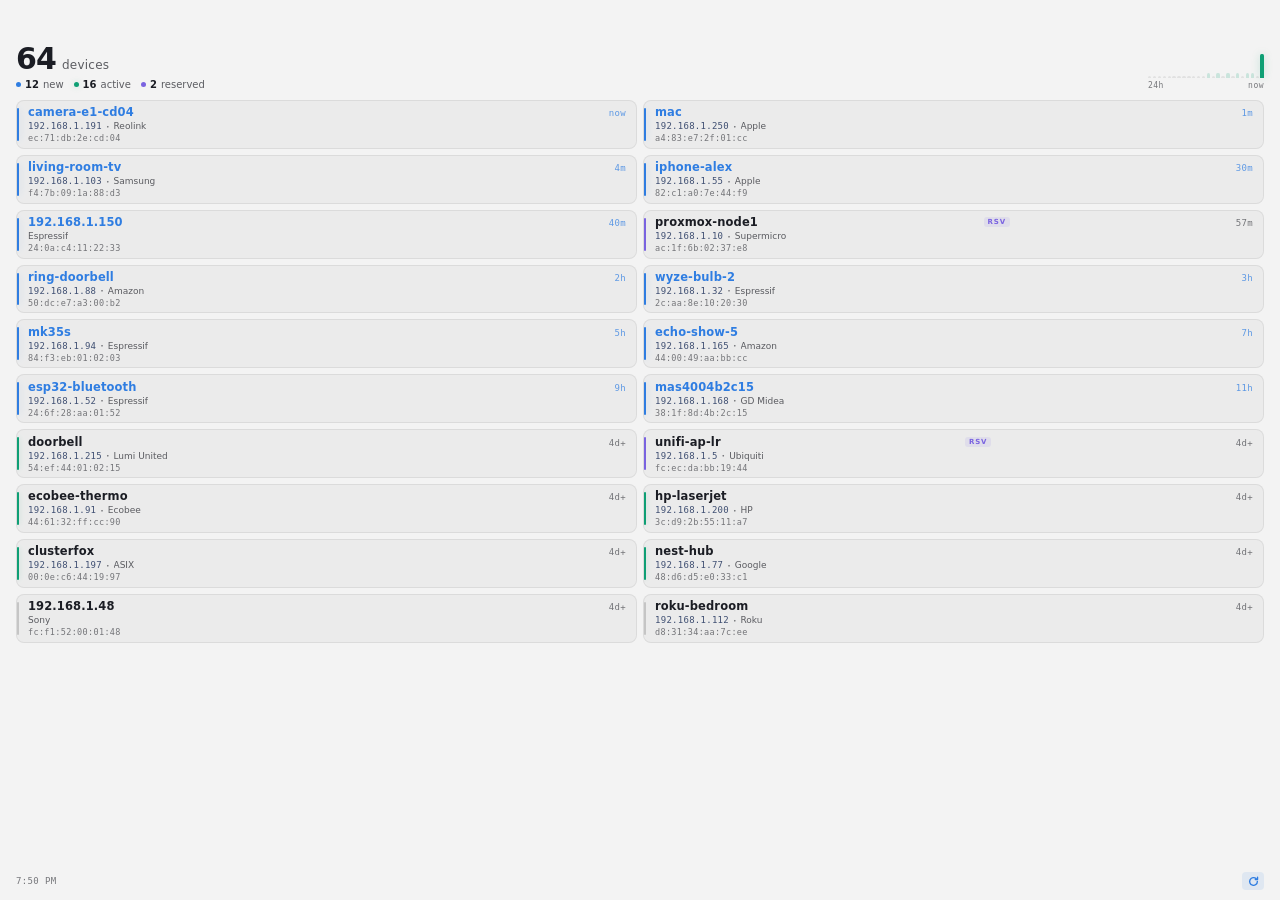
<file: src/OPNsenseWidgets.Core/Widgets/DhcpLeases/Web/index.html>
<!doctype html>
<html lang="en">
<head>
<meta charset="utf-8">
<meta name="viewport" content="width=device-width, initial-scale=1">
<title>DHCP Leases</title>
<!--
  DHCP Leases widget page (redesign v3, see design/widget-mockup-v3.html).
  Payload (DhcpLeasesWidget.BuildWebData):
    {updatedAt, trackingSince, newWindowMs, activeWindowMs, total,
     leases:[{host, ip, vendor, mac, start, firstSeen, reserved}]}   (newest arrivals first)
  start = last lease (re)start, so it means "online recently", not "joined". firstSeen comes from
  the app's first-seen store (null = already present when tracking started).
  Shared protocol, theme and helpers: ../../Shared/Web/widget.{css,js}.
-->
<link rel="icon" href="data:,">
<link rel="stylesheet" href="../../Shared/Web/widget.css">
<style>
  /* ─── Top: summary on the left, 24h activity on the right ─── */
  .top {
    display: flex;
    align-items: flex-end;
    justify-content: space-between;
    gap: 14px;
    flex-shrink: 0;
  }
  .summary { flex-shrink: 0; }

  /* Shrinks to give the stats room (large shows three of them). */
  .activity { flex: 0 1 116px; min-width: 64px; }
  .spark-row { height: 26px; display: flex; align-items: flex-end; gap: 1.5px; }
  .spark-bar {
    flex: 1;
    border-radius: 1.5px 1.5px 0 0;
    transition: height 0.4s ease, background-color 0.4s ease;
  }
  .spark-bar.none { background: var(--grid); height: 2px; }
  .spark-bar.low  { background: rgba(var(--green-rgb), 0.18); height: 5px; }
  .spark-bar.med  { background: rgba(var(--green-rgb), 0.30); height: 10px; }
  .spark-bar.high { background: rgba(var(--green-rgb), 0.48); height: 17px; }
  .spark-bar.hot  { background: var(--green); height: 24px; box-shadow: 0 0 8px var(--green-glow); }

  /* ─── Carousel ─── */
  .carousel {
    flex: 1;
    min-height: 0;
    position: relative;
    overflow: hidden;
    touch-action: pan-y;
    cursor: grab;
  }
  .carousel.dragging { cursor: grabbing; }
  .track {
    display: flex;
    height: 100%;
    transition: transform 0.35s cubic-bezier(0.2, 0.8, 0.2, 1);
    will-change: transform;
  }
  .carousel.dragging .track { transition: none; }
  .page { flex: 0 0 100%; height: 100%; display: grid; gap: var(--gap); }
  .page .empty { grid-column: 1 / -1; grid-row: 1 / -1; }

  .dev-card {
    background: var(--surface-card);
    border: 1px solid var(--border-card);
    border-radius: 8px;
    padding: 0 10px 0 11px;
    position: relative;
    overflow: hidden;
    min-width: 0;
    display: flex;
    flex-direction: column;
    justify-content: center;
    gap: 2px;
    transition: background 0.15s;
  }
  .dev-card:hover { background: var(--surface-card-hover); }
  .dev-card.enter { animation: card-in 0.25s ease both; }
  @keyframes card-in { from { opacity: 0; transform: translateY(3px); } }

  /* Accent stripe */
  .dev-card::before {
    content: "";
    position: absolute;
    left: 0; top: 7px; bottom: 7px;
    width: 2px;
    border-radius: 1px;
  }
  .status-new::before { background: var(--blue); box-shadow: 0 0 8px var(--blue-glow); }
  .status-active::before { background: var(--green); box-shadow: 0 0 6px var(--green-glow); }
  .status-stale::before { background: var(--gray-dot); }
  .status-reserved::before { background: var(--purple); }

  .card-top { display: flex; align-items: baseline; justify-content: space-between; gap: 6px; min-width: 0; }
  .card-host {
    font-size: 11.5px; font-weight: 600; letter-spacing: 0.01em;
    overflow: hidden; text-overflow: ellipsis; white-space: nowrap; min-width: 0;
  }
  .status-new .card-host { color: var(--blue); }
  .card-time {
    font-size: 9px; font-family: var(--mono); font-weight: var(--thin);
    color: var(--text-3); flex-shrink: 0; letter-spacing: 0.04em;
  }
  .status-new .card-time { color: var(--blue); opacity: 0.75; }
  .card-rsv {
    font-size: 7px; font-weight: 700; letter-spacing: 0.12em; text-transform: uppercase;
    color: var(--purple); background: var(--purple-soft);
    padding: 1px 4px; border-radius: 3px; flex-shrink: 0; align-self: center;
  }

  .card-meta { display: flex; align-items: center; min-width: 0; font-size: 9px; color: var(--text-2); }
  .card-ip {
    font-family: var(--mono); font-size: 9px; color: var(--text-mono);
    letter-spacing: 0.03em; flex-shrink: 0;
  }
  .card-sep { margin: 0 4px; color: var(--text-3); font-size: 6px; flex-shrink: 0; }
  .card-vendor { overflow: hidden; text-overflow: ellipsis; white-space: nowrap; min-width: 0; }
  .card-mac {
    font-family: var(--mono); font-weight: var(--thin); font-size: 8.5px;
    color: var(--text-3); letter-spacing: 0.04em;
  }

  /* ─── Small (300 x ~150): summary + activity on one row, one row of two compact cards ─── */
  .size-small .activity { flex-basis: 96px; }
  .size-small .spark-row { height: 20px; }
  .size-small .spark-bar.low { height: 4px; }
  .size-small .spark-bar.med { height: 8px; }
  .size-small .spark-bar.high { height: 13px; }
  .size-small .spark-bar.hot { height: 18px; }
  .size-small .dev-card { border-radius: 6px; padding: 0 8px 0 9px; gap: 1px; }
  .size-small .dev-card::before { top: 5px; bottom: 5px; }
  .size-small .card-host { font-size: 10.5px; }
  .size-small .card-vendor, .size-small .card-sep { display: none; }
  .size-small .footer { height: 9px; display: flex; justify-content: center; }
  .size-small .footer-meta, .size-small .pager-arrow, .size-small .refresh-btn { display: none; }
  .size-small .dots { padding: 2px 0; }

  /* Reserved stat and MAC line are large-only. */
  body:not(.size-large) .sub-stat.reserved,
  body:not(.size-large) .card-mac { display: none; }
</style>
</head>
<body class="size-medium">
  <div class="app">
    <header class="top">
      <div class="summary">
        <div class="hero">
          <span class="hero-num" id="total">0</span>
          <span class="hero-unit" id="unit">devices</span>
        </div>
        <div class="sub-stats">
          <div class="sub-stat new"><div class="dot b"></div><span class="num" id="new-count">0</span> new</div>
          <div class="sub-stat active"><div class="dot g"></div><span class="num" id="active-count">0</span> active</div>
          <div class="sub-stat reserved"><div class="dot p"></div><span class="num" id="reserved-count">0</span> reserved</div>
        </div>
      </div>
      <div class="activity" title="Devices that joined, per hour">
        <div class="spark-row" id="spark"></div>
        <div class="axis-label"><span>24h</span><span>now</span></div>
      </div>
    </header>

    <main class="carousel" id="carousel">
      <div class="track" id="track"></div>
    </main>

    <footer class="footer">
      <span class="footer-meta" id="updated"></span>
      <div class="pager">
        <button class="pager-arrow" id="prev" type="button" aria-label="Previous page">
          <svg viewBox="0 0 10 10" fill="none" stroke="currentColor" stroke-width="1.6" stroke-linecap="round" stroke-linejoin="round"><path d="M6.5 1.5 3 5l3.5 3.5"/></svg>
        </button>
        <div class="dots" id="dots"></div>
        <button class="pager-arrow" id="next" type="button" aria-label="Next page">
          <svg viewBox="0 0 10 10" fill="none" stroke="currentColor" stroke-width="1.6" stroke-linecap="round" stroke-linejoin="round"><path d="M3.5 1.5 7 5 3.5 8.5"/></svg>
        </button>
      </div>
      <button class="refresh-btn" id="refresh" type="button" aria-label="Refresh" title="Refresh">
        <svg viewBox="0 0 12 12" fill="none" stroke="currentColor" stroke-width="1.5" stroke-linecap="round" stroke-linejoin="round"><path d="M10.2 6a4.2 4.2 0 1 1-1.25-3"/><path d="M10.4 1.4v2.4H8"/></svg>
      </button>
    </footer>
  </div>

<script src="../../Shared/Web/widget.js"></script>
<script>
(() => {
  "use strict";
  const { el, fmt } = Widget;

  const HOUR_MS = 60 * 60 * 1000;
  const MAX_PAGES = 5;               // same cap as the Adaptive Card carousel

  // Minimum card heights per size; rows are fitted to the space and then stretched to fill it.
  const CARD_MIN_HEIGHT = { small: 32, medium: 38, large: 48 };

  const $ = id => document.getElementById(id);
  const sparkRow = $("spark");
  const carousel = $("carousel");
  const track = $("track");
  const dots = $("dots");
  const prevBtn = $("prev");
  const nextBtn = $("next");
  const refreshBtn = $("refresh");

  let pageIndex = 0;
  let pageCount = 1;
  let firstRender = true;

  // From the payload (DhcpLeasesWidget.NewWindow / ActiveWindow / first-seen store).
  let newMs = 24 * HOUR_MS;        // first seen this recently = new
  let activeMs = HOUR_MS;          // lease renewed this recently = online
  let trackingSince = null;        // devices with no firstSeen were already present then

  for (let i = 0; i < 24; i++) sparkRow.appendChild(el("div", "spark-bar none"));

  const isNew = (lease, now) => lease.firstSeen != null && now - lease.firstSeen < newMs;
  const isActive = (lease, now) => lease.start != null && now - lease.start < activeMs;

  function statusOf(lease, now) {
    if (lease.reserved) return "reserved";
    if (isNew(lease, now)) return "new";
    if (isActive(lease, now)) return "active";
    return "stale";
  }

  // How long ago the device joined. Devices that predate tracking show the tracking age with
  // a "+" ("3d+" = at least 3 days), or nothing during the first hour of tracking.
  function joinedLabel(lease, now) {
    if (lease.firstSeen != null) return fmt.relative(lease.firstSeen, now);
    if (trackingSince == null || now - trackingSince < HOUR_MS) return "";
    return fmt.relative(trackingSince, now) + "+";
  }

  function renderSpark(leases, now) {
    // Devices first seen per hour over the last 24h; index 23 = the current hour.
    const buckets = new Array(24).fill(0);
    for (const lease of leases) {
      if (lease.firstSeen == null) continue;
      const hoursAgo = Math.floor((now - lease.firstSeen) / HOUR_MS);
      if (hoursAgo >= 0 && hoursAgo < 24) buckets[23 - hoursAgo]++;
    }
    const max = Math.max(...buckets);
    buckets.forEach((count, i) => {
      const ratio = max ? count / max : 0;
      const level = count === 0 ? "none"
        : ratio > 0.85 ? "hot"
        : ratio > 0.5 ? "high"
        : ratio > 0.25 ? "med"
        : "low";
      const bar = sparkRow.children[i];
      bar.className = "spark-bar " + level;
      bar.title = count + (count === 1 ? " device" : " devices") + " joined " + (i === 23 ? "this hour" : (23 - i) + "h ago");
    });
  }

  function card(lease, now, size, animate) {
    const status = statusOf(lease, now);
    const node = el("div", "dev-card status-" + status + (animate ? " enter" : ""));

    const top = el("div", "card-top");
    top.appendChild(el("span", "card-host", lease.host || lease.ip));
    if (lease.reserved && size !== "small") top.appendChild(el("span", "card-rsv", "rsv"));
    top.appendChild(el("span", "card-time", joinedLabel(lease, now)));
    node.appendChild(top);

    const meta = el("div", "card-meta");
    if (lease.host) meta.appendChild(el("span", "card-ip", lease.ip));
    if (lease.vendor) {
      if (lease.host) meta.appendChild(el("span", "card-sep", "•"));
      meta.appendChild(el("span", "card-vendor", lease.vendor));
    }
    if (meta.childNodes.length) node.appendChild(meta);

    if (lease.mac) node.appendChild(el("div", "card-mac", lease.mac.toLowerCase()));

    const joined = lease.firstSeen != null
      ? "Joined " + new Date(lease.firstSeen).toLocaleString()
      : trackingSince != null ? "Here since before " + new Date(trackingSince).toLocaleString() : null;
    const renewed = lease.start != null ? "Lease renewed " + fmt.relative(lease.start, now) + (fmt.relative(lease.start, now) === "now" ? "" : " ago") : null;
    node.title = [lease.host, lease.ip, lease.vendor, lease.mac, joined, renewed].filter(Boolean).join("\n");
    return node;
  }

  // How many cards fit: rows from the carousel height, 2 columns at board width.
  function pageShape(size) {
    const gap = parseFloat(getComputedStyle(document.body).getPropertyValue("--gap")) || 6;
    const cols = carousel.clientWidth >= 220 ? 2 : 1;
    const minHeight = CARD_MIN_HEIGHT[size] || CARD_MIN_HEIGHT.medium;
    const rows = Math.max(1, Math.floor((carousel.clientHeight + gap) / (minHeight + gap)));
    return { cols, rows, perPage: cols * rows };
  }

  function render(data, size, fresh) {
    refreshBtn.classList.remove("busy");
    const now = Date.now();
    const leases = data.leases || [];
    if (data.newWindowMs) newMs = data.newWindowMs;
    if (data.activeWindowMs) activeMs = data.activeWindowMs;
    trackingSince = data.trackingSince ?? null;

    let newCount = 0, activeCount = 0, reservedCount = 0;
    for (const lease of leases) {
      if (lease.reserved) reservedCount++;
      if (isNew(lease, now)) newCount++;
      if (isActive(lease, now)) activeCount++;
    }

    const total = data.total ?? leases.length;
    $("total").textContent = total;
    $("unit").textContent = total === 1 ? "device" : "devices";
    $("new-count").textContent = newCount;
    $("active-count").textContent = activeCount;
    $("reserved-count").textContent = reservedCount;
    $("updated").textContent = fmt.time(data.updatedAt);

    renderSpark(leases, now);

    // Carousel pages that exactly fill the available space.
    const { cols, rows, perPage } = pageShape(size);
    const shown = leases.slice(0, perPage * MAX_PAGES);
    const pages = [];
    for (let i = 0; i < shown.length; i += perPage) pages.push(shown.slice(i, i + perPage));

    const fragment = document.createDocumentFragment();
    if (pages.length === 0) {
      const page = el("div", "page");
      page.appendChild(el("div", "empty", "No active leases"));
      fragment.appendChild(page);
    }
    for (const items of pages) {
      const page = el("div", "page");
      page.style.gridTemplateColumns = `repeat(${cols}, minmax(0, 1fr))`;
      page.style.gridTemplateRows = `repeat(${rows}, minmax(0, 1fr))`;
      for (const lease of items) page.appendChild(card(lease, now, size, fresh && firstRender));
      fragment.appendChild(page);
    }
    track.replaceChildren(fragment);
    firstRender = false;

    pageCount = Math.max(1, pages.length);
    goTo(Math.min(pageIndex, pageCount - 1), false);
    carousel.title = (shown.length < total ? `${shown.length} of ${total}` : `${total}`) + (total === 1 ? " device" : " devices");
  }

  function renderDots() {
    dots.replaceChildren();
    if (pageCount <= 1) return;
    for (let i = 0; i < pageCount; i++) {
      const dot = el("button", i === pageIndex ? "active" : "");
      dot.type = "button";
      dot.setAttribute("aria-label", "Page " + (i + 1));
      dot.addEventListener("click", () => goTo(i, true));
      dots.appendChild(dot);
    }
  }

  function goTo(index, animated) {
    pageIndex = Math.max(0, Math.min(index, pageCount - 1));
    if (!animated) track.style.transition = "none";
    track.style.transform = `translateX(${-pageIndex * 100}%)`;
    if (!animated) {
      track.getBoundingClientRect(); // apply without animating
      track.style.transition = "";
    }
    prevBtn.disabled = pageIndex === 0;
    nextBtn.disabled = pageIndex >= pageCount - 1;
    prevBtn.style.visibility = nextBtn.style.visibility = pageCount > 1 ? "visible" : "hidden";
    renderDots();
  }

  prevBtn.addEventListener("click", () => goTo(pageIndex - 1, true));
  nextBtn.addEventListener("click", () => goTo(pageIndex + 1, true));

  // Swipe / drag between pages.
  // The host can take the pointer mid-drag (Plasma does, to move desktop widgets), so pointerup
  // may never arrive: a move with no button held, or losing the capture, also ends the drag.
  // Otherwise plain hovering would keep sliding the cards.
  let dragStartX = null, dragDx = 0;
  carousel.addEventListener("pointerdown", e => {
    if (pageCount <= 1 || e.button !== 0) return;
    dragStartX = e.clientX;
    dragDx = 0;
    carousel.setPointerCapture(e.pointerId);
  });
  carousel.addEventListener("pointermove", e => {
    if (dragStartX === null) return;
    if (e.pointerType === "mouse" && (e.buttons & 1) === 0) {
      endDrag();
      return;
    }
    dragDx = e.clientX - dragStartX;
    if (Math.abs(dragDx) > 3) carousel.classList.add("dragging");
    const atEdge = (pageIndex === 0 && dragDx > 0) || (pageIndex === pageCount - 1 && dragDx < 0);
    const offset = atEdge ? dragDx / 3 : dragDx;
    track.style.transform = `translateX(calc(${-pageIndex * 100}% + ${offset}px))`;
  });
  function endDrag() {
    if (dragStartX === null) return;
    carousel.classList.remove("dragging");
    const threshold = carousel.clientWidth * 0.18;
    const target = dragDx < -threshold ? pageIndex + 1 : dragDx > threshold ? pageIndex - 1 : pageIndex;
    dragStartX = null;
    goTo(target, true);
  }
  carousel.addEventListener("pointerup", endDrag);
  carousel.addEventListener("pointercancel", endDrag);
  carousel.addEventListener("lostpointercapture", endDrag);

  // Horizontal wheel / touchpad swipe. Vertical wheel is left to the board.
  let wheelLock = 0;
  carousel.addEventListener("wheel", e => {
    if (Math.abs(e.deltaX) <= Math.abs(e.deltaY) || Math.abs(e.deltaX) < 15) return;
    e.preventDefault();
    const now = Date.now();
    if (now < wheelLock) return;
    wheelLock = now + 450;
    goTo(pageIndex + (e.deltaX > 0 ? 1 : -1), true);
  }, { passive: false });

  refreshBtn.addEventListener("click", () => {
    refreshBtn.classList.add("busy");
    Widget.refresh();
  });

  // Keep relative times and statuses current between refreshes.
  setInterval(Widget.rerender, 30 * 1000);

  Widget.start({ render, demo: demoData });

  // Demo data for previewing the page outside the Widget Board.
  function demoData() {
    const now = Date.now(), m = 60 * 1000, h = 60 * m, d = 24 * h;
    const rows = [
      ["camera-e1-cd04", "192.168.1.191", "Reolink", "ec:71:db:2e:cd:04", 0.5 * m],
      ["mac", "192.168.1.250", "Apple", "a4:83:e7:2f:01:cc", 1 * m],
      ["living-room-tv", "192.168.1.103", "Samsung", "f4:7b:09:1a:88:d3", 4 * m],
      ["iphone-alex", "192.168.1.55", "Apple", "82:c1:a0:7e:44:f9", 30 * m],
      [null, "192.168.1.150", "Espressif", "24:0a:c4:11:22:33", 40 * m],
      ["proxmox-node1", "192.168.1.10", "Supermicro", "ac:1f:6b:02:37:e8", 57 * m, true],
      ["ring-doorbell", "192.168.1.88", "Amazon", "50:dc:e7:a3:00:b2", 2 * h],
      ["wyze-bulb-2", "192.168.1.32", "Espressif", "2c:aa:8e:10:20:30", 3 * h],
      ["mk35s", "192.168.1.94", "Espressif", "84:f3:eb:01:02:03", 5 * h],
      ["echo-show-5", "192.168.1.165", "Amazon", "44:00:49:aa:bb:cc", 7 * h],
      ["esp32-bluetooth", "192.168.1.52", "Espressif", "24:6f:28:aa:01:52", 9 * h],
      ["mas4004b2c15", "192.168.1.168", "GD Midea", "38:1f:8d:4b:2c:15", 11 * h],
      ["clusterfox", "192.168.1.197", "ASIX", "00:0e:c6:44:19:97", 14 * h],
      ["doorbell", "192.168.1.215", "Lumi United", "54:ef:44:01:02:15", 16 * h],
      [null, "192.168.1.48", "Sony", "fc:f1:52:00:01:48", 19 * h],
      ["ecobee-thermo", "192.168.1.91", "Ecobee", "44:61:32:ff:cc:90", 1 * d],
      ["hp-laserjet", "192.168.1.200", "HP", "3c:d9:2b:55:11:a7", 2 * d],
      ["nest-hub", "192.168.1.77", "Google", "48:d6:d5:e0:33:c1", 2 * d],
      ["unifi-ap-lr", "192.168.1.5", "Ubiquiti", "fc:ec:da:bb:19:44", 3 * d, true],
      ["roku-bedroom", "192.168.1.112", "Roku", "d8:31:34:aa:7c:ee", 3 * d]
    ];
    // The listed age is when the device joined; anything older than 12h predates tracking.
    // Most leases renewed recently (KEA style); a few have gone quiet.
    return {
      updatedAt: now,
      trackingSince: now - 4 * d,
      newWindowMs: 24 * h,
      activeWindowMs: h,
      total: 64,
      leases: rows
        .map(([host, ip, vendor, mac, age, reserved], i) => ({
          host, ip, vendor, mac, reserved: !!reserved,
          firstSeen: age < 12 * h ? now - age : null,
          start: i % 5 === 4 ? now - 3 * h : now - Math.min(age, (i * 7 % 30) * m)
        }))
        .sort((a, b) => (b.firstSeen ?? -Infinity) - (a.firstSeen ?? -Infinity) || b.start - a.start)
    };
  }
})();
</script>
</body>
</html>
</file>
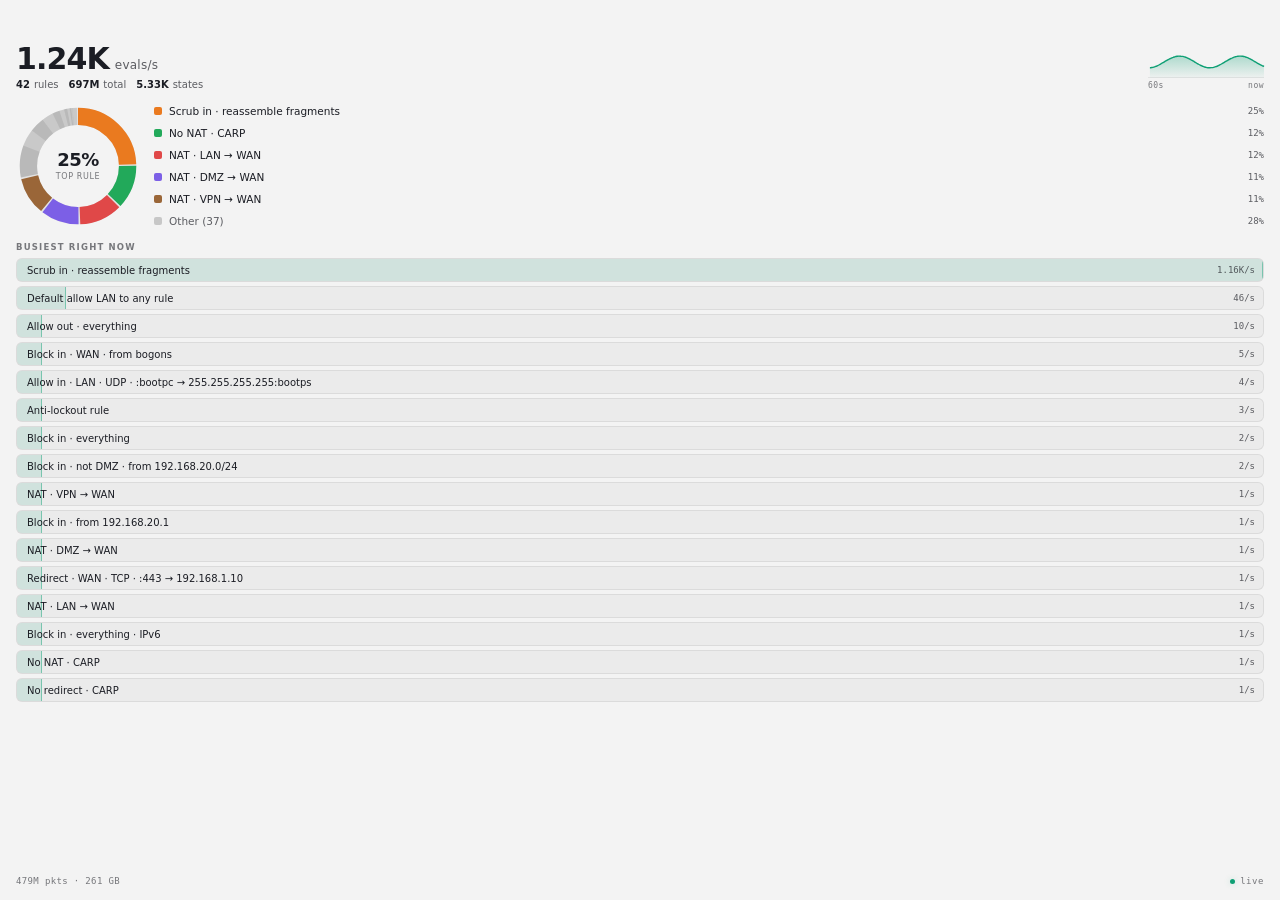
<file: src/OPNsenseWidgets.Core/Widgets/Firewall/Web/index.html>
<!doctype html>
<html lang="en">
<head>
<meta charset="utf-8">
<meta name="viewport" content="width=device-width, initial-scale=1">
<title>Firewall</title>
<!--
  Firewall widget page (redesign v3, see design/widget-mockup-v3.html). Updates every second.
  Payload (FirewallWidget.BuildWebData):
    {updatedAt, ruleCount, rate, rateHistory:[[unixMs, evalsPerSecond], ...],
     totals:{evaluations, packets, bytes, states},
     rules:[{label, evaluations, packets, bytes, states, rate}]}   (sorted by evaluations)
  Counters are cumulative since the last pf reset. The donut shows each rule's share of all
  evaluations. Rates (null until known) and their 60 s history are computed by the app, so they
  are already there when the board reopens and reloads this page.
  Shared protocol, theme and helpers: ../../Shared/Web/widget.{css,js}.
-->
<link rel="icon" href="data:,">
<link rel="stylesheet" href="../../Shared/Web/widget.css">
<style>
  /* ─── Top: live rate on the left, 60s rate chart on the right ─── */
  .top { display: flex; align-items: flex-end; justify-content: space-between; gap: 14px; flex-shrink: 0; }
  .summary { flex-shrink: 0; }
  .activity { flex: 0 1 116px; min-width: 64px; }
  .activity svg { width: 100%; height: 26px; }
  .rate-area { fill: url(#grad-rate); }
  .rate-line { fill: none; stroke: var(--green); stroke-width: 1.4; stroke-linejoin: round; }
  .rate-base { stroke: var(--grid); stroke-width: 1; }

  /* ─── Share: donut + legend ─── */
  .share { flex: 1; min-height: 0; display: flex; align-items: center; gap: 14px; }
  .donut { position: relative; height: 100%; max-height: 124px; aspect-ratio: 1; flex-shrink: 0; }
  .donut svg { width: 100%; height: 100%; transform: rotate(-90deg); }
  .donut .track-ring { fill: none; stroke: var(--grid); }
  .donut .slice { fill: none; transition: opacity 0.2s, stroke-width 0.2s; }
  .donut.focus .slice { opacity: 0.25; }
  .donut.focus .slice.on { opacity: 1; }
  .donut-center {
    position: absolute; inset: 0;
    display: flex; flex-direction: column; align-items: center; justify-content: center;
    pointer-events: none;
  }
  .donut-value { font-size: 18px; font-weight: 800; letter-spacing: -0.03em; line-height: 1; font-variant-numeric: tabular-nums; }
  .donut-caption { font-size: 8px; color: var(--text-3); letter-spacing: 0.08em; text-transform: uppercase; margin-top: 3px; }

  .legend { flex: 1; min-width: 0; height: 100%; list-style: none; display: flex; flex-direction: column; justify-content: center; gap: 2px; overflow: hidden; }
  .legend li {
    height: 20px; flex-shrink: 0;
    display: grid; grid-template-columns: 8px minmax(0, 1fr) auto; align-items: center; gap: 7px;
    padding: 0 6px; margin: 0 -6px; border-radius: 5px;
    transition: background 0.15s;
  }
  .legend li:hover { background: var(--surface-card-hover); }
  .swatch { width: 8px; height: 8px; border-radius: 2px; }
  .legend-label { font-size: 10.5px; color: var(--text-1); overflow: hidden; text-overflow: ellipsis; white-space: nowrap; }
  .legend li.other .legend-label { color: var(--text-2); }
  .legend-pct { font-family: var(--mono); font-size: 9px; color: var(--text-2); font-variant-numeric: tabular-nums; }

  /* ─── Large: busiest rules right now ─── */
  .hot { display: none; flex-direction: column; gap: 4px; flex: 0 0 auto; min-height: 0; overflow: hidden; }
  .section-label {
    font-size: 8.5px; font-weight: 700; letter-spacing: 0.14em; text-transform: uppercase;
    color: var(--text-3); margin-bottom: 2px; flex-shrink: 0;
  }
  .hot-rows { display: flex; flex-direction: column; gap: 4px; }
  .hot-row {
    height: 24px; flex-shrink: 0;
    display: grid; grid-template-columns: minmax(0, 1fr) 54px; align-items: center; gap: 8px;
    padding: 0 8px 0 10px; position: relative; overflow: hidden;
    background: var(--surface-card); border: 1px solid var(--border-card); border-radius: 6px;
  }
  .hot-bar {
    position: absolute; left: 0; top: 0; bottom: 0;
    background: rgba(var(--green-rgb), 0.12);
    border-right: 1px solid rgba(var(--green-rgb), 0.45);
    transition: width 0.6s ease;
  }
  .hot-label { position: relative; font-size: 10px; overflow: hidden; text-overflow: ellipsis; white-space: nowrap; }
  .hot-rate { position: relative; font-family: var(--mono); font-size: 9px; text-align: right; color: var(--text-2); white-space: nowrap; }
  .hot-empty { font-size: 10px; color: var(--text-3); padding: 4px 0; }

  /* ─── Small (300 x ~150): donut with the live rate inside, legend on the right ─── */
  .size-small .top, .size-small .footer { display: none; }
  .size-small .share { gap: 12px; }
  .size-small .donut-value { font-size: 15px; }
  .size-small .donut-caption { font-size: 7px; }
  .size-small .legend li { height: 18px; }
  .size-small .legend-label { font-size: 10px; }

  .size-large .share { flex: 0 0 132px; }
  .size-large .hot { display: flex; flex: 1; }
</style>
</head>
<body class="size-medium">
  <div class="app">
    <header class="top">
      <div class="summary">
        <div class="hero">
          <span class="hero-num" id="rate">0</span>
          <span class="hero-unit">evals/s</span>
        </div>
        <div class="sub-stats">
          <div class="sub-stat"><span class="num" id="rule-count">0</span> rules</div>
          <div class="sub-stat"><span class="num" id="total-evals">0</span> total</div>
          <div class="sub-stat" id="states-stat"><span class="num" id="states">0</span> states</div>
        </div>
      </div>
      <div class="activity" title="Evaluations per second, last 60 seconds">
        <svg id="rate-spark"></svg>
        <div class="axis-label"><span>60s</span><span>now</span></div>
      </div>
    </header>

    <section class="share">
      <div class="donut" id="donut-box">
        <svg id="donut" viewBox="0 0 100 100"></svg>
        <div class="donut-center">
          <span class="donut-value" id="center-value"></span>
          <span class="donut-caption" id="center-caption"></span>
        </div>
      </div>
      <ol class="legend" id="legend"></ol>
    </section>

    <section class="hot">
      <div class="section-label">Busiest right now</div>
      <div class="hot-rows" id="hot-rows"></div>
    </section>

    <footer class="footer">
      <span class="footer-meta" id="meta" title="Since the last pf reset"></span>
      <span></span>
      <span class="live" id="live"><span class="dot"></span><span id="live-text">live</span></span>
    </footer>
  </div>

<script src="../../Shared/Web/widget.js"></script>
<script>
(() => {
  "use strict";
  const { el, svgEl, fmt, smoothPath } = Widget;

  const PALETTE = ["--c1", "--c2", "--c3", "--c4", "--c5", "--c6", "--c7", "--c8", "--c9", "--c10"];
  const RATE_WINDOW_MS = 60 * 1000;
  const GAP_MS = 3000;          // history points further apart are drawn as separate runs
  const STALE_MS = 5000;
  const HOT_ROW_HEIGHT = 24;

  const $ = id => document.getElementById(id);
  const donutBox = $("donut-box");
  const donut = $("donut");
  const legend = $("legend");
  const hotRows = $("hot-rows");

  let lastData = null;
  let rates = new Map();        // label -> evaluations per second (from the app)
  let totalRate = null;
  let rateHistory = [];         // [unixMs, evals/s] (from the app)
  let slices = [];              // current donut slices
  let focus = -1;               // legend row under the pointer

  function takeRates(data) {
    rates = new Map();
    for (const rule of data.rules || []) {
      if (rule.rate !== null && rule.rate !== undefined) rates.set(rule.label, rule.rate);
    }
    totalRate = data.rate ?? null;
    rateHistory = data.rateHistory || [];
  }

  function drawRateSpark() {
    const svg = $("rate-spark");
    const rect = svg.getBoundingClientRect();
    const w = Math.max(1, rect.width), h = Math.max(1, rect.height);
    svg.setAttribute("viewBox", `0 0 ${w} ${h}`);
    svg.replaceChildren();

    const defs = svgEl("defs");
    const rgb = getComputedStyle(document.documentElement).getPropertyValue("--green-rgb").trim();
    const g = svgEl("linearGradient", { id: "grad-rate", x1: 0, x2: 0, y1: 0, y2: 1 });
    g.appendChild(svgEl("stop", { offset: "0%", "stop-color": `rgb(${rgb})`, "stop-opacity": 0.3 }));
    g.appendChild(svgEl("stop", { offset: "100%", "stop-color": `rgb(${rgb})`, "stop-opacity": 0.02 }));
    defs.appendChild(g);
    svg.appendChild(defs);
    svg.appendChild(svgEl("line", { class: "rate-base", x1: 0, x2: w, y1: h - 0.5, y2: h - 0.5 }));

    if (rateHistory.length < 2) return;
    const latest = rateHistory[rateHistory.length - 1][0];
    const visible = rateHistory.filter(([t]) => latest - t <= RATE_WINDOW_MS);
    const max = Math.max(1, ...visible.map(r => r[1])) * 1.1;
    const toPoint = ([t, v]) => [w - ((latest - t) / RATE_WINDOW_MS) * w, h - 1 - (v / max) * (h - 3)];

    // Polling pauses while the board is closed; draw each unbroken run separately.
    const runs = [];
    for (const p of visible) {
      const run = runs[runs.length - 1];
      if (run && p[0] - run[run.length - 1][0] <= GAP_MS) run.push(p);
      else runs.push([p]);
    }
    for (const run of runs) {
      if (run.length < 2) continue;
      const pts = run.map(toPoint);
      const line = smoothPath(pts, 0, h - 1);
      svg.appendChild(svgEl("path", { class: "rate-area", d: `${line} L${pts[pts.length - 1][0].toFixed(1)},${h} L${pts[0][0].toFixed(1)},${h} Z` }));
      svg.appendChild(svgEl("path", { class: "rate-line", d: line }));
    }
  }

  function legendRowsThatFit(size) {
    const rowH = size === "small" ? 18 : 20;
    return Math.max(2, Math.floor((legend.clientHeight + 2) / (rowH + 2)));
  }

  function buildSlices(data, size) {
    const rules = (data.rules || []).filter(r => r.evaluations > 0);
    const total = (data.totals && data.totals.evaluations) || rules.reduce((s, r) => s + r.evaluations, 0);
    if (!total) return [];
    const fit = legendRowsThatFit(size);
    const moreThanFits = rules.length > fit || (data.ruleCount || 0) > rules.length;
    const top = rules.slice(0, moreThanFits ? fit - 1 : fit);
    const result = top.map((r, i) => ({ label: r.label, rule: r.rule, value: r.evaluations, share: r.evaluations / total, color: `var(${PALETTE[i % PALETTE.length]})` }));
    const shown = top.reduce((s, r) => s + r.evaluations, 0);
    if (total - shown > 0) {
      const restCount = Math.max(0, (data.ruleCount || rules.length) - top.length);
      // Keep each remaining rule as its own thin gray segment, so "Other" reads as a long tail
      // of small rules rather than one big block.
      const rest = rules.slice(top.length);
      const parts = rest.map(r => r.evaluations / total);
      const unlisted = total - shown - rest.reduce((s, r) => s + r.evaluations, 0);
      if (unlisted > 0) parts.push(unlisted / total);
      result.push({ label: `Other (${restCount})`, value: total - shown, share: (total - shown) / total, color: "var(--c-other)", other: true, parts });
    }
    return result;
  }

  function drawDonut() {
    donut.replaceChildren();
    const r = 40, thickness = 14, c = 2 * Math.PI * r, gap = slices.length > 1 ? 1.2 : 0;
    donut.appendChild(svgEl("circle", { class: "track-ring", cx: 50, cy: 50, r, "stroke-width": thickness }));
    let offset = 0;
    const arc = (start, share, attrs, gapLen) => {
      const len = Math.max(0, share * c - gapLen);
      donut.appendChild(svgEl("circle", {
        cx: 50, cy: 50, r,
        "stroke-dasharray": `${len.toFixed(2)} ${(c - len).toFixed(2)}`,
        "stroke-dashoffset": (-start).toFixed(2),
        ...attrs
      }));
    };
    slices.forEach((s, i) => {
      const attrs = {
        class: "slice" + (i === focus ? " on" : ""),
        stroke: s.color,
        "stroke-width": i === focus ? thickness + 3 : thickness
      };
      if (s.parts && s.parts.length > 1) {
        // Long tail: alternate two gray tones; segments too thin to separate blend together.
        let partOffset = offset;
        s.parts.forEach((share, k) => {
          const last = k === s.parts.length - 1;
          arc(partOffset, share, { ...attrs, "stroke-opacity": k % 2 ? 0.6 : 1 }, last ? gap : 0);
          partOffset += share * c;
        });
      } else {
        arc(offset, s.share, attrs, gap);
      }
      offset += s.share * c;
    });
    donutBox.classList.toggle("focus", focus >= 0);
  }

  function drawLegend() {
    legend.replaceChildren();
    slices.forEach((s, i) => {
      const li = el("li", s.other ? "other" : "");
      const sw = el("span", "swatch");
      sw.style.background = s.color;
      li.appendChild(sw);
      li.appendChild(el("span", "legend-label", s.label));
      li.appendChild(el("span", "legend-pct", pct(s.share)));
      const rate = rates.get(s.label);
      li.title = `${s.label}\n${fmt.number(s.value)} evaluations (${pct(s.share)})`
        + (rate !== undefined ? `\n${fmt.compact(rate)}/s now` : "")
        + (s.rule && s.rule !== s.label ? `\n\n${s.rule}` : "");
      li.addEventListener("pointerenter", () => setFocus(i));
      li.addEventListener("pointerleave", () => setFocus(-1));
      legend.appendChild(li);
    });
  }

  function pct(share) {
    const p = share * 100;
    return (p >= 10 || p === 0 ? p.toFixed(0) : p.toFixed(1)) + "%";
  }

  function setFocus(i) {
    focus = i;
    drawDonut();
    drawCenter();
  }

  function drawCenter() {
    const size = Widget.size;
    if (focus >= 0 && slices[focus]) {
      $("center-value").textContent = pct(slices[focus].share);
      $("center-caption").textContent = "of evals";
    } else if (size === "small") {
      $("center-value").textContent = totalRate === null ? "…" : fmt.compact(totalRate);
      $("center-caption").textContent = "evals/s";
    } else {
      $("center-value").textContent = slices.length ? pct(slices[0].share) : "0%";
      $("center-caption").textContent = "top rule";
    }
  }

  function drawHot() {
    hotRows.replaceChildren();
    if (Widget.size !== "large" || !lastData) return;
    if (!rates.size) {
      hotRows.appendChild(el("div", "hot-empty", "Measuring…"));
      return;
    }
    const busy = (lastData.rules || [])
      .map(r => ({ label: r.label, rule: r.rule, rate: rates.get(r.label) || 0 }))
      .filter(r => r.rate > 0)
      .sort((a, b) => b.rate - a.rate);
    if (!busy.length) {
      hotRows.appendChild(el("div", "hot-empty", "No rule activity in the last second"));
      return;
    }
    const box = hotRows.parentElement;
    const label = box.querySelector(".section-label");
    const room = box.clientHeight - label.offsetHeight - 6;
    const fit = Math.max(1, Math.floor((room + 4) / (HOT_ROW_HEIGHT + 4)));
    const max = busy[0].rate;
    for (const r of busy.slice(0, fit)) {
      const row = el("div", "hot-row");
      const bar = el("div", "hot-bar");
      bar.style.width = Math.max(2, (r.rate / max) * 100) + "%";
      row.appendChild(bar);
      row.appendChild(el("span", "hot-label", r.label));
      row.appendChild(el("span", "hot-rate", fmt.compact(r.rate) + "/s"));
      row.title = r.rule && r.rule !== r.label ? `${r.label}\n\n${r.rule}` : r.label;
      hotRows.appendChild(row);
    }
  }

  function render(data, size, fresh) {
    takeRates(data);
    lastData = data;
    const totals = data.totals || {};

    $("rate").textContent = totalRate === null ? "…" : fmt.compact(totalRate);
    $("rule-count").textContent = fmt.number(data.ruleCount || 0);
    $("total-evals").textContent = fmt.compact(totals.evaluations || 0);
    $("states").textContent = fmt.compact(totals.states || 0);
    $("states-stat").style.display = size === "large" ? "" : "none";
    $("meta").textContent = `${fmt.compact(totals.packets || 0)} pkts · ${fmt.bytes(totals.bytes || 0)}`;

    drawRateSpark();
    slices = buildSlices(data, size);
    if (focus >= slices.length) focus = -1;
    drawDonut();
    drawLegend();
    drawCenter();
    drawHot();
    updateLive();
  }

  function updateLive() {
    const stale = !lastData || Date.now() - (lastData.updatedAt || 0) > STALE_MS;
    $("live").classList.toggle("stale", stale);
    $("live-text").textContent = stale ? fmt.time(lastData && lastData.updatedAt) || "waiting" : "live";
  }
  setInterval(updateLive, 1000);

  Widget.start({ render, demo: demoData, demoIntervalMs: 1000 });

  // Demo data for previewing the page outside the Widget Board: counters that grow at varying rates.
  function demoData() {
    const now = Math.floor(Date.now() / 1000) * 1000;
    const s = (now / 1000) % 20000;   // short-running counters so the base counts dominate the shares
    // [readable label (from PfRuleLabel), raw pf rule, base count, evals/s]
    const list = [
      ["Scrub in · reassemble fragments", "scrub in all fragment reassemble", 1.5e8, 1700],
      ["No NAT · CARP", "no nat proto carp all", 8.7e7, 1],
      ["NAT · LAN → WAN", "nat on vmx0 inet from (vmx1:network:1) to any -> (vmx0:0) port 1024:65535", 8.6e7, 1],
      ["NAT · DMZ → WAN", "nat on vmx0 inet from (vmx2:network:1) to any -> (vmx0:0) port 1024:65535", 7.7e7, 1],
      ["NAT · VPN → WAN", "nat on vmx0 inet from (ovpns1:network:1) to any -> (vmx0:0) port 1024:65535", 7.6e7, 1],
      ["Default allow LAN to any rule", "pass in quick on vmx1 inet from (vmx1:network) to any keep state", 6.1e7, 40],
      ["Block in · not DMZ · from 192.168.20.0/24", "block drop in log on ! vmx2 inet from 192.168.20.0/24 to any", 3.3e7, 2],
      ["No redirect · CARP", "no rdr proto carp all", 2.9e7, 1],
      ["Block in · WAN · from bogons", "block drop in log quick on vmx0 inet from <bogons> to any", 2.2e7, 6],
      ["Allow in · LAN · UDP · :bootpc → 255.255.255.255:bootps", "pass in quick on vmx1 inet proto udp from any port = bootpc to 255.255.255.255 port = bootps keep state", 1.4e7, 3],
      ["Block in · from 192.168.20.1", "block drop in log inet from 192.168.20.1 to any", 9.1e6, 1],
      ["Anti-lockout rule", "pass in quick on vmx1 proto tcp from any to (self) port { 22 443 } flags S/SA keep state", 6.2e6, 2],
      ["Allow out · everything", "pass out log inet all keep state allow-opts", 4.4e6, 12],
      ["Block in · everything", "block drop in log inet all", 3.1e6, 4],
      ["Block in · everything · IPv6", "block drop in log inet6 all", 1.2e6, 1],
      ["Redirect · WAN · TCP · :443 → 192.168.1.10", "rdr on vmx0 inet proto tcp from any to (vmx0:0) port = 443 -> 192.168.1.10", 9.0e5, 1]
    ];
    // Cumulative counters and their exact derivative (the live rate) at second x.
    const evalsAt = (base, rate, i, x) => base + rate * x + 2 * rate * Math.cos(x / 5 + i);
    const rateAt = (rate, i, x) => rate * (1 - 0.4 * Math.sin(x / 5 + i));
    const rules = list.map(([label, rule, base, rate], i) => {
      const evaluations = Math.round(evalsAt(base, rate, i, s));
      return {
        label, rule, evaluations,
        packets: Math.round(evaluations * 0.7), bytes: Math.round(evaluations * 410), states: Math.round(rate * 3),
        rate: Math.round(rateAt(rate, i, s) * 10) / 10
      };
    }).sort((a, b) => b.evaluations - a.evaluations);
    const sum = key => rules.reduce((t, r) => t + r[key], 0);
    const totalRateAt = x => list.reduce((t, [, , , rate], i) => t + rateAt(rate, i, x), 0);
    return {
      updatedAt: now,
      ruleCount: 42,
      rate: Math.round(totalRateAt(s)),
      rateHistory: Array.from({ length: 60 }, (_, k) => [now - (59 - k) * 1000, Math.round(totalRateAt(s - (59 - k)))]),
      totals: { evaluations: sum("evaluations") + 1.2e7, packets: sum("packets"), bytes: sum("bytes"), states: sum("states") },
      rules
    };
  }
})();
</script>
</body>
</html>
</file>
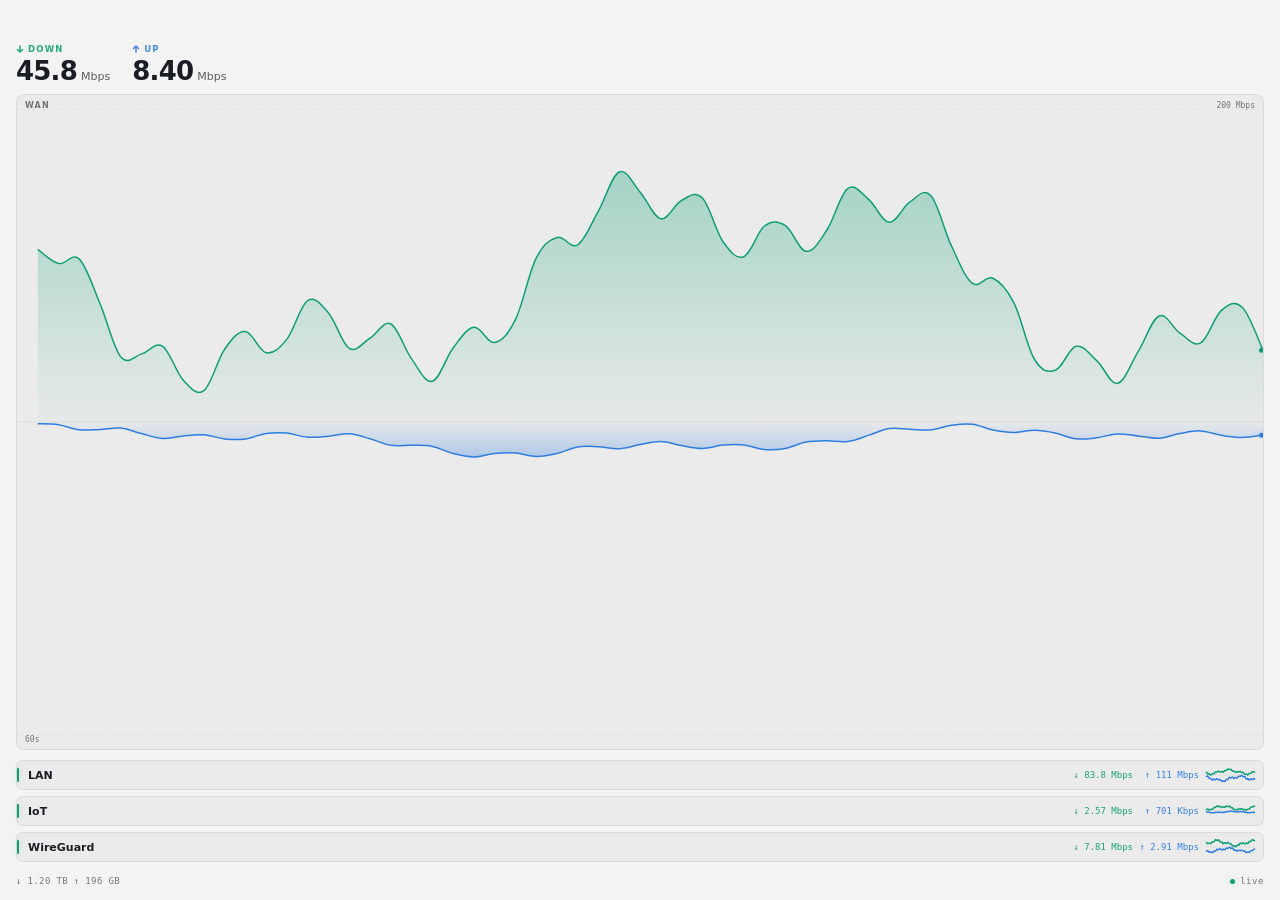
<file: src/OPNsenseWidgets.Core/Widgets/Traffic/Web/index.html>
<!doctype html>
<html lang="en">
<head>
<meta charset="utf-8">
<meta name="viewport" content="width=device-width, initial-scale=1">
<title>Traffic</title>
<!--
  Traffic widget page (redesign v3, see design/widget-mockup-v3.html). Updates every second.
  Payload (TrafficWidget.BuildWebData):
    {updatedAt, interfaces:[{id, name, isWan, totalIn, totalOut, samples:[[unixMs, inBps, outBps], ...]}]}
  WAN first. Download is green and drawn above the center line, upload is blue and drawn below.
  Shared protocol, theme and helpers: ../../Shared/Web/widget.{css,js}.
-->
<link rel="icon" href="data:,">
<link rel="stylesheet" href="../../Shared/Web/widget.css">
<style>
  .main { flex: 1; min-height: 0; display: flex; flex-direction: column; gap: 10px; }

  /* ─── Current WAN speeds ─── */
  .speeds { display: flex; align-items: flex-end; gap: 22px; flex-shrink: 0; }
  .speed-label {
    display: flex; align-items: center; gap: 4px;
    font-size: 8.5px; font-weight: 600; letter-spacing: 0.14em; text-transform: uppercase;
    margin-bottom: 4px;
  }
  .speed-label svg { width: 8px; height: 8px; }
  .down .speed-label { color: rgba(var(--down-rgb), 0.9); }
  .up .speed-label { color: rgba(var(--up-rgb), 0.9); }
  .reading { display: flex; align-items: baseline; gap: 4px; }
  .val {
    font-size: 26px; font-weight: 800; letter-spacing: -0.03em; line-height: 1;
    font-variant-numeric: tabular-nums;
  }
  .unit { font-size: 11px; color: var(--text-2); }

  /* ─── Mirrored chart: download above, upload below ─── */
  .chart {
    flex: 1;
    min-height: 60px;
    position: relative;
    border-radius: 8px;
    background: var(--surface-card);
    border: 1px solid var(--border-card);
    overflow: hidden;
  }
  .chart svg { position: absolute; inset: 0; width: 100%; height: 100%; }
  .chart-tag, .chart-scale, .chart-window {
    position: absolute; z-index: 1;
    font-size: 8px; color: var(--text-3); pointer-events: none;
  }
  .chart-tag { top: 6px; left: 8px; font-weight: 700; letter-spacing: 0.14em; text-transform: uppercase; }
  .chart-scale { top: 6px; right: 8px; font-family: var(--mono); font-weight: var(--thin); }
  .chart-window { bottom: 5px; left: 8px; font-family: var(--mono); font-weight: var(--thin); }

  .area-down { fill: url(#grad-down); }
  .area-up { fill: url(#grad-up); }
  .line-down { fill: none; stroke: var(--down); stroke-width: 1.5; stroke-linejoin: round; }
  .line-up { fill: none; stroke: var(--up); stroke-width: 1.5; stroke-linejoin: round; }
  .axis { stroke: var(--grid); stroke-width: 1; }
  .gridline { stroke: var(--grid); stroke-width: 1; stroke-dasharray: 2 3; }
  .head-down { fill: var(--down); filter: drop-shadow(0 0 3px var(--green-glow)); }
  .head-up { fill: var(--up); filter: drop-shadow(0 0 3px var(--blue-glow)); }

  /* ─── Other interfaces ─── */
  .ifaces { display: flex; flex-direction: column; gap: var(--gap); flex-shrink: 0; }
  .iface {
    height: 30px;
    display: grid;
    grid-template-columns: minmax(0, 1fr) 60px 60px 50px;
    align-items: center;
    gap: 6px;
    padding: 0 8px 0 11px;
    background: var(--surface-card);
    border: 1px solid var(--border-card);
    border-radius: 7px;
    position: relative;
    flex-shrink: 0;
  }
  .iface::before {
    content: ""; position: absolute; left: 0; top: 7px; bottom: 7px;
    width: 2px; border-radius: 1px; background: var(--gray-dot);
  }
  .iface.busy::before { background: var(--green); box-shadow: 0 0 6px var(--green-glow); }
  .iface-name { font-size: 11px; font-weight: 600; overflow: hidden; text-overflow: ellipsis; white-space: nowrap; }
  .rate { font-family: var(--mono); font-size: 9px; text-align: right; white-space: nowrap; }
  .rate.down { color: rgba(var(--down-rgb), 0.95); }
  .rate.up { color: rgba(var(--up-rgb), 0.95); }
  .iface svg { width: 50px; height: 20px; }

  .footer-center { font-size: 9px; color: var(--text-3); white-space: nowrap; }

  /* ─── Small (300 x ~150): speeds stacked on the left, WAN chart on the right ─── */
  .size-small .main { flex-direction: row; gap: 12px; }
  .size-small .speeds { flex-direction: column; align-items: flex-start; justify-content: center; gap: 7px; flex: 0 0 104px; }
  .size-small .val { font-size: 21px; }
  .size-small .speed-label { margin-bottom: 2px; }
  .size-small .chart { min-height: 0; }
  .size-small .chart-window { display: none; }
  .size-small .ifaces, .size-small .footer { display: none; }

</style>
</head>
<body class="size-medium">
  <div class="app">
    <div class="main">
      <header class="speeds">
        <div class="speed down">
          <div class="speed-label">
            <svg viewBox="0 0 8 8" fill="none" stroke="currentColor" stroke-width="1.5" stroke-linecap="round" stroke-linejoin="round"><path d="M4 1v6M1.5 4.5 4 7l2.5-2.5"/></svg>
            Down
          </div>
          <div class="reading"><span class="val" id="down-val">0</span><span class="unit" id="down-unit">bps</span></div>
        </div>
        <div class="speed up">
          <div class="speed-label">
            <svg viewBox="0 0 8 8" fill="none" stroke="currentColor" stroke-width="1.5" stroke-linecap="round" stroke-linejoin="round"><path d="M4 7V1M1.5 3.5 4 1l2.5 2.5"/></svg>
            Up
          </div>
          <div class="reading"><span class="val" id="up-val">0</span><span class="unit" id="up-unit">bps</span></div>
        </div>
      </header>

      <section class="chart" id="chart">
        <span class="chart-tag" id="chart-tag"></span>
        <span class="chart-scale" id="chart-scale"></span>
        <span class="chart-window">60s</span>
        <svg id="chart-svg"></svg>
      </section>
    </div>

    <section class="ifaces" id="ifaces"></section>

    <footer class="footer">
      <span class="footer-meta" id="totals" title="WAN since boot"></span>
      <span class="footer-center" id="more"></span>
      <span class="live" id="live"><span class="dot"></span><span id="live-text">live</span></span>
    </footer>
  </div>

<script src="../../Shared/Web/widget.js"></script>
<script>
(() => {
  "use strict";
  const { el, svgEl, fmt, niceCeil, smoothPath } = Widget;

  const WINDOW_MS = 60 * 1000;
  const GAP_MS = 3000;      // samples further apart than this are drawn as separate runs
  const STALE_MS = 5000;
  const MAX_ROWS = 8;
  // Interface rows are added while the WAN chart keeps at least this height; it takes the rest.
  const MIN_CHART = { medium: 90, large: 130 };

  const $ = id => document.getElementById(id);
  const chartSvg = $("chart-svg");
  const ifacesBox = $("ifaces");

  let lastData = null;

  /**
   * Mirrored area chart: download above the center line, upload below.
   * samples: [[unixMs, inBps, outBps], ...]. Returns the scale maximum used.
   */
  function drawMirror(svg, samples, { detail, scaleMax }) {
    const rect = svg.getBoundingClientRect();
    const w = Math.max(1, rect.width), h = Math.max(1, rect.height);
    svg.setAttribute("viewBox", `0 0 ${w} ${h}`);
    svg.replaceChildren();

    const mid = h / 2;
    const pad = detail ? 14 : 1.5;           // keep room for the labels in the main chart
    const half = Math.max(1, mid - pad);

    const latest = samples.length ? samples[samples.length - 1][0] : Date.now();
    const visible = samples.filter(s => latest - s[0] <= WINDOW_MS + 1000);
    const peak = Math.max(1000, ...visible.map(s => Math.max(s[1], s[2])));
    const max = scaleMax || niceCeil(peak * 1.1);
    const x = t => w - ((latest - t) / WINDOW_MS) * w;
    const yDown = v => mid - Math.min(1, v / max) * half;
    const yUp = v => mid + Math.min(1, v / max) * half;

    if (detail) {
      const defs = svgEl("defs");
      defs.appendChild(gradient("grad-down", "--down-rgb", true));
      defs.appendChild(gradient("grad-up", "--up-rgb", false));
      svg.appendChild(defs);
      svg.appendChild(svgEl("line", { class: "gridline", x1: 0, x2: w, y1: mid - half, y2: mid - half }));
      svg.appendChild(svgEl("line", { class: "gridline", x1: 0, x2: w, y1: mid + half, y2: mid + half }));
    }
    svg.appendChild(svgEl("line", { class: "axis", x1: 0, x2: w, y1: mid, y2: mid }));

    // The app only polls while the board is open, so history can have holes. Draw each run of
    // consecutive samples separately instead of bridging the hole with a straight line.
    const segments = [];
    for (const s of visible) {
      const run = segments[segments.length - 1];
      if (run && s[0] - run[run.length - 1][0] <= GAP_MS) run.push(s);
      else segments.push([s]);
    }

    let lastDown = null, lastUp = null;
    for (const run of segments) {
      if (run.length < 2) continue;
      const down = run.map(s => [x(s[0]), yDown(s[1])]);
      const up = run.map(s => [x(s[0]), yUp(s[2])]);
      const x0 = down[0][0].toFixed(1), x1 = down[down.length - 1][0].toFixed(1);
      const downLine = smoothPath(down, mid - half, mid);
      const upLine = smoothPath(up, mid, mid + half);

      if (detail) {
        svg.appendChild(svgEl("path", { class: "area-down", d: `${downLine} L${x1},${mid} L${x0},${mid} Z` }));
        svg.appendChild(svgEl("path", { class: "area-up", d: `${upLine} L${x1},${mid} L${x0},${mid} Z` }));
      }
      svg.appendChild(svgEl("path", { class: "line-down", d: downLine }));
      svg.appendChild(svgEl("path", { class: "line-up", d: upLine }));
      lastDown = down[down.length - 1];
      lastUp = up[up.length - 1];
    }

    if (detail && lastDown) {
      svg.appendChild(svgEl("circle", { class: "head-down", cx: lastDown[0] - 1.5, cy: lastDown[1], r: 2.5 }));
      svg.appendChild(svgEl("circle", { class: "head-up", cx: lastUp[0] - 1.5, cy: lastUp[1], r: 2.5 }));
    }
    return max;
  }

  function gradient(id, rgbVar, downward) {
    const rgb = getComputedStyle(document.documentElement).getPropertyValue(rgbVar).trim();
    const g = svgEl("linearGradient", { id, x1: 0, x2: 0, y1: downward ? 0 : 1, y2: downward ? 1 : 0 });
    g.appendChild(svgEl("stop", { offset: "0%", "stop-color": `rgb(${rgb})`, "stop-opacity": 0.32 }));
    g.appendChild(svgEl("stop", { offset: "100%", "stop-color": `rgb(${rgb})`, "stop-opacity": 0.02 }));
    return g;
  }

  function latestOf(iface) {
    const s = iface && iface.samples && iface.samples[iface.samples.length - 1];
    return s ? { down: s[1], up: s[2] } : { down: 0, up: 0 };
  }

  function setReading(prefix, bps) {
    const b = fmt.bits(bps);
    $(prefix + "-val").textContent = b.value;
    $(prefix + "-unit").textContent = b.unit;
  }

  function ifaceRow(iface) {
    const now = latestOf(iface);
    const row = el("div", "iface" + (now.down + now.up > 1e6 ? " busy" : ""));
    row.appendChild(el("span", "iface-name", iface.name));
    row.appendChild(el("span", "rate down", "↓ " + fmt.bitsText(now.down)));
    row.appendChild(el("span", "rate up", "↑ " + fmt.bitsText(now.up)));
    const spark = svgEl("svg");
    row.appendChild(spark);
    row.title = `${iface.name} (${iface.id})\nSince boot: ↓ ${fmt.bytes(iface.totalIn)}  ↑ ${fmt.bytes(iface.totalOut)}`;
    return { row, spark, iface };
  }

  function render(data, size) {
    lastData = data;
    const ifs = data.interfaces || [];
    const wan = ifs.find(i => i.isWan) || ifs[0];

    const now = latestOf(wan);
    setReading("down", now.down);
    setReading("up", now.up);

    // Other interfaces first, so the chart is drawn at its final size.
    const others = ifs.filter(i => i !== wan);
    const rows = size === "small" ? [] : others.slice(0, MAX_ROWS).map(ifaceRow);
    ifacesBox.replaceChildren(...rows.map(r => r.row));
    const minChart = MIN_CHART[size] || 0;
    while (rows.length && $("chart").clientHeight < minChart) {
      rows.pop().row.remove();
    }
    for (const { spark, iface } of rows) drawMirror(spark, iface.samples || [], { detail: false });
    const hidden = others.length - rows.length;
    $("more").textContent = hidden > 0 && size !== "small" ? `+${hidden} more` : "";

    $("chart-tag").textContent = wan ? wan.name : "";
    const max = drawMirror(chartSvg, (wan && wan.samples) || [], { detail: true });
    $("chart-scale").textContent = fmt.bitsText(max);

    $("totals").textContent = wan
      ? `↓ ${fmt.bytes(wan.totalIn)}  ↑ ${fmt.bytes(wan.totalOut)}`
      : "";
    updateLive();
  }

  function updateLive() {
    const stale = !lastData || Date.now() - (lastData.updatedAt || 0) > STALE_MS;
    $("live").classList.toggle("stale", stale);
    $("live-text").textContent = stale ? fmt.time(lastData && lastData.updatedAt) || "waiting" : "live";
  }
  setInterval(updateLive, 1000);

  Widget.start({ render, demo: demoData, demoIntervalMs: 1000 });

  // Demo data for previewing the page outside the Widget Board: smooth pseudo-random traffic.
  function demoData() {
    const now = Math.floor(Date.now() / 1000) * 1000;
    const list = [
      ["igb0", "WAN", true, 180e6, 24e6],
      ["igb1", "LAN", false, 150e6, 165e6],
      ["igb2", "IoT", false, 3.5e6, 1.2e6],
      ["wg0", "WireGuard", false, 9e6, 7e6]
    ];
    return {
      updatedAt: now,
      interfaces: list.map(([id, name, isWan, baseIn, baseOut], k) => ({
        id, name, isWan,
        totalIn: 1.32e12 / (k + 1),
        totalOut: 2.1e11 / (k + 1),
        samples: Array.from({ length: 60 }, (_, i) => {
          const t = now - (59 - i) * 1000, s = t / 1000;
          const wave = (base, phase) => Math.max(0, base * (0.5 + 0.28 * Math.sin(s / 7 + phase + k)
            + 0.14 * Math.sin(s / 2.3 + phase * 2) + 0.08 * Math.sin(s * 1.7 + k * 3)));
          return [t, wave(baseIn, 0), wave(baseOut, 1.3)];
        })
      }))
    };
  }
})();
</script>
</body>
</html>
</file>
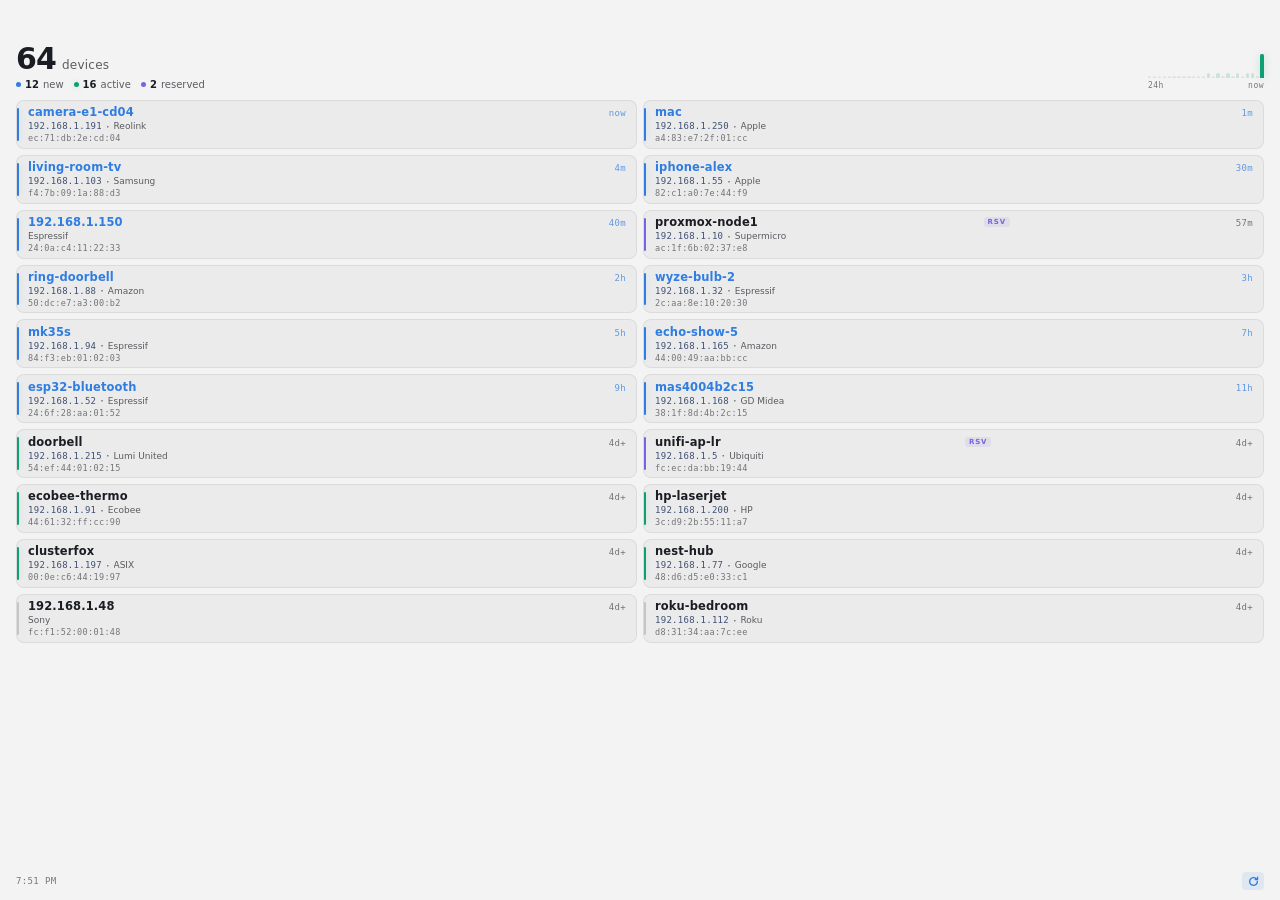
<file: src/OPNsenseWidgets/Widgets/DhcpLeases/Web/index.html>
<!doctype html>
<html lang="en">
<head>
<meta charset="utf-8">
<meta name="viewport" content="width=device-width, initial-scale=1">
<title>DHCP Leases</title>
<!--
  DHCP Leases widget page (redesign v3, see design/widget-mockup-v3.html).
  Payload (DhcpLeasesWidget.BuildWebData):
    {updatedAt, trackingSince, newWindowMs, activeWindowMs, total,
     leases:[{host, ip, vendor, mac, start, firstSeen, reserved}]}   (newest arrivals first)
  start = last lease (re)start, so it means "online recently", not "joined". firstSeen comes from
  the app's first-seen store (null = already present when tracking started).
  Shared protocol, theme and helpers: ../../Shared/Web/widget.{css,js}.
-->
<link rel="icon" href="data:,">
<link rel="stylesheet" href="../../Shared/Web/widget.css">
<style>
  /* ─── Top: summary on the left, 24h activity on the right ─── */
  .top {
    display: flex;
    align-items: flex-end;
    justify-content: space-between;
    gap: 14px;
    flex-shrink: 0;
  }
  .summary { flex-shrink: 0; }

  /* Shrinks to give the stats room (large shows three of them). */
  .activity { flex: 0 1 116px; min-width: 64px; }
  .spark-row { height: 26px; display: flex; align-items: flex-end; gap: 1.5px; }
  .spark-bar {
    flex: 1;
    border-radius: 1.5px 1.5px 0 0;
    transition: height 0.4s ease, background-color 0.4s ease;
  }
  .spark-bar.none { background: var(--grid); height: 2px; }
  .spark-bar.low  { background: rgba(var(--green-rgb), 0.18); height: 5px; }
  .spark-bar.med  { background: rgba(var(--green-rgb), 0.30); height: 10px; }
  .spark-bar.high { background: rgba(var(--green-rgb), 0.48); height: 17px; }
  .spark-bar.hot  { background: var(--green); height: 24px; box-shadow: 0 0 8px var(--green-glow); }

  /* ─── Carousel ─── */
  .carousel {
    flex: 1;
    min-height: 0;
    position: relative;
    overflow: hidden;
    touch-action: pan-y;
    cursor: grab;
  }
  .carousel.dragging { cursor: grabbing; }
  .track {
    display: flex;
    height: 100%;
    transition: transform 0.35s cubic-bezier(0.2, 0.8, 0.2, 1);
    will-change: transform;
  }
  .carousel.dragging .track { transition: none; }
  .page { flex: 0 0 100%; height: 100%; display: grid; gap: var(--gap); }
  .page .empty { grid-column: 1 / -1; grid-row: 1 / -1; }

  .dev-card {
    background: var(--surface-card);
    border: 1px solid var(--border-card);
    border-radius: 8px;
    padding: 0 10px 0 11px;
    position: relative;
    overflow: hidden;
    min-width: 0;
    display: flex;
    flex-direction: column;
    justify-content: center;
    gap: 2px;
    transition: background 0.15s;
  }
  .dev-card:hover { background: var(--surface-card-hover); }
  .dev-card.enter { animation: card-in 0.25s ease both; }
  @keyframes card-in { from { opacity: 0; transform: translateY(3px); } }

  /* Accent stripe */
  .dev-card::before {
    content: "";
    position: absolute;
    left: 0; top: 7px; bottom: 7px;
    width: 2px;
    border-radius: 1px;
  }
  .status-new::before { background: var(--blue); box-shadow: 0 0 8px var(--blue-glow); }
  .status-active::before { background: var(--green); box-shadow: 0 0 6px var(--green-glow); }
  .status-stale::before { background: var(--gray-dot); }
  .status-reserved::before { background: var(--purple); }

  .card-top { display: flex; align-items: baseline; justify-content: space-between; gap: 6px; min-width: 0; }
  .card-host {
    font-size: 11.5px; font-weight: 600; letter-spacing: 0.01em;
    overflow: hidden; text-overflow: ellipsis; white-space: nowrap; min-width: 0;
  }
  .status-new .card-host { color: var(--blue); }
  .card-time {
    font-size: 9px; font-family: var(--mono); font-weight: var(--thin);
    color: var(--text-3); flex-shrink: 0; letter-spacing: 0.04em;
  }
  .status-new .card-time { color: var(--blue); opacity: 0.75; }
  .card-rsv {
    font-size: 7px; font-weight: 700; letter-spacing: 0.12em; text-transform: uppercase;
    color: var(--purple); background: var(--purple-soft);
    padding: 1px 4px; border-radius: 3px; flex-shrink: 0; align-self: center;
  }

  .card-meta { display: flex; align-items: center; min-width: 0; font-size: 9px; color: var(--text-2); }
  .card-ip {
    font-family: var(--mono); font-size: 9px; color: var(--text-mono);
    letter-spacing: 0.03em; flex-shrink: 0;
  }
  .card-sep { margin: 0 4px; color: var(--text-3); font-size: 6px; flex-shrink: 0; }
  .card-vendor { overflow: hidden; text-overflow: ellipsis; white-space: nowrap; min-width: 0; }
  .card-mac {
    font-family: var(--mono); font-weight: var(--thin); font-size: 8.5px;
    color: var(--text-3); letter-spacing: 0.04em;
  }

  /* ─── Small (300 x ~150): summary + activity on one row, one row of two compact cards ─── */
  .size-small .activity { flex-basis: 96px; }
  .size-small .spark-row { height: 20px; }
  .size-small .spark-bar.low { height: 4px; }
  .size-small .spark-bar.med { height: 8px; }
  .size-small .spark-bar.high { height: 13px; }
  .size-small .spark-bar.hot { height: 18px; }
  .size-small .dev-card { border-radius: 6px; padding: 0 8px 0 9px; gap: 1px; }
  .size-small .dev-card::before { top: 5px; bottom: 5px; }
  .size-small .card-host { font-size: 10.5px; }
  .size-small .card-vendor, .size-small .card-sep { display: none; }
  .size-small .footer { height: 9px; display: flex; justify-content: center; }
  .size-small .footer-meta, .size-small .pager-arrow, .size-small .refresh-btn { display: none; }
  .size-small .dots { padding: 2px 0; }

  /* Reserved stat and MAC line are large-only. */
  body:not(.size-large) .sub-stat.reserved,
  body:not(.size-large) .card-mac { display: none; }
</style>
</head>
<body class="size-medium">
  <div class="app">
    <header class="top">
      <div class="summary">
        <div class="hero">
          <span class="hero-num" id="total">0</span>
          <span class="hero-unit" id="unit">devices</span>
        </div>
        <div class="sub-stats">
          <div class="sub-stat new"><div class="dot b"></div><span class="num" id="new-count">0</span> new</div>
          <div class="sub-stat active"><div class="dot g"></div><span class="num" id="active-count">0</span> active</div>
          <div class="sub-stat reserved"><div class="dot p"></div><span class="num" id="reserved-count">0</span> reserved</div>
        </div>
      </div>
      <div class="activity" title="Devices that joined, per hour">
        <div class="spark-row" id="spark"></div>
        <div class="axis-label"><span>24h</span><span>now</span></div>
      </div>
    </header>

    <main class="carousel" id="carousel">
      <div class="track" id="track"></div>
    </main>

    <footer class="footer">
      <span class="footer-meta" id="updated"></span>
      <div class="pager">
        <button class="pager-arrow" id="prev" type="button" aria-label="Previous page">
          <svg viewBox="0 0 10 10" fill="none" stroke="currentColor" stroke-width="1.6" stroke-linecap="round" stroke-linejoin="round"><path d="M6.5 1.5 3 5l3.5 3.5"/></svg>
        </button>
        <div class="dots" id="dots"></div>
        <button class="pager-arrow" id="next" type="button" aria-label="Next page">
          <svg viewBox="0 0 10 10" fill="none" stroke="currentColor" stroke-width="1.6" stroke-linecap="round" stroke-linejoin="round"><path d="M3.5 1.5 7 5 3.5 8.5"/></svg>
        </button>
      </div>
      <button class="refresh-btn" id="refresh" type="button" aria-label="Refresh" title="Refresh">
        <svg viewBox="0 0 12 12" fill="none" stroke="currentColor" stroke-width="1.5" stroke-linecap="round" stroke-linejoin="round"><path d="M10.2 6a4.2 4.2 0 1 1-1.25-3"/><path d="M10.4 1.4v2.4H8"/></svg>
      </button>
    </footer>
  </div>

<script src="../../Shared/Web/widget.js"></script>
<script>
(() => {
  "use strict";
  const { el, fmt } = Widget;

  const HOUR_MS = 60 * 60 * 1000;
  const MAX_PAGES = 5;               // same cap as the Adaptive Card carousel

  // Minimum card heights per size; rows are fitted to the space and then stretched to fill it.
  const CARD_MIN_HEIGHT = { small: 32, medium: 38, large: 48 };

  const $ = id => document.getElementById(id);
  const sparkRow = $("spark");
  const carousel = $("carousel");
  const track = $("track");
  const dots = $("dots");
  const prevBtn = $("prev");
  const nextBtn = $("next");
  const refreshBtn = $("refresh");

  let pageIndex = 0;
  let pageCount = 1;
  let firstRender = true;

  // From the payload (DhcpLeasesWidget.NewWindow / ActiveWindow / first-seen store).
  let newMs = 24 * HOUR_MS;        // first seen this recently = new
  let activeMs = HOUR_MS;          // lease renewed this recently = online
  let trackingSince = null;        // devices with no firstSeen were already present then

  for (let i = 0; i < 24; i++) sparkRow.appendChild(el("div", "spark-bar none"));

  const isNew = (lease, now) => lease.firstSeen != null && now - lease.firstSeen < newMs;
  const isActive = (lease, now) => lease.start != null && now - lease.start < activeMs;

  function statusOf(lease, now) {
    if (lease.reserved) return "reserved";
    if (isNew(lease, now)) return "new";
    if (isActive(lease, now)) return "active";
    return "stale";
  }

  // How long ago the device joined. Devices that predate tracking show the tracking age with
  // a "+" ("3d+" = at least 3 days), or nothing during the first hour of tracking.
  function joinedLabel(lease, now) {
    if (lease.firstSeen != null) return fmt.relative(lease.firstSeen, now);
    if (trackingSince == null || now - trackingSince < HOUR_MS) return "";
    return fmt.relative(trackingSince, now) + "+";
  }

  function renderSpark(leases, now) {
    // Devices first seen per hour over the last 24h; index 23 = the current hour.
    const buckets = new Array(24).fill(0);
    for (const lease of leases) {
      if (lease.firstSeen == null) continue;
      const hoursAgo = Math.floor((now - lease.firstSeen) / HOUR_MS);
      if (hoursAgo >= 0 && hoursAgo < 24) buckets[23 - hoursAgo]++;
    }
    const max = Math.max(...buckets);
    buckets.forEach((count, i) => {
      const ratio = max ? count / max : 0;
      const level = count === 0 ? "none"
        : ratio > 0.85 ? "hot"
        : ratio > 0.5 ? "high"
        : ratio > 0.25 ? "med"
        : "low";
      const bar = sparkRow.children[i];
      bar.className = "spark-bar " + level;
      bar.title = count + (count === 1 ? " device" : " devices") + " joined " + (i === 23 ? "this hour" : (23 - i) + "h ago");
    });
  }

  function card(lease, now, size, animate) {
    const status = statusOf(lease, now);
    const node = el("div", "dev-card status-" + status + (animate ? " enter" : ""));

    const top = el("div", "card-top");
    top.appendChild(el("span", "card-host", lease.host || lease.ip));
    if (lease.reserved && size !== "small") top.appendChild(el("span", "card-rsv", "rsv"));
    top.appendChild(el("span", "card-time", joinedLabel(lease, now)));
    node.appendChild(top);

    const meta = el("div", "card-meta");
    if (lease.host) meta.appendChild(el("span", "card-ip", lease.ip));
    if (lease.vendor) {
      if (lease.host) meta.appendChild(el("span", "card-sep", "•"));
      meta.appendChild(el("span", "card-vendor", lease.vendor));
    }
    if (meta.childNodes.length) node.appendChild(meta);

    if (lease.mac) node.appendChild(el("div", "card-mac", lease.mac.toLowerCase()));

    const joined = lease.firstSeen != null
      ? "Joined " + new Date(lease.firstSeen).toLocaleString()
      : trackingSince != null ? "Here since before " + new Date(trackingSince).toLocaleString() : null;
    const renewed = lease.start != null ? "Lease renewed " + fmt.relative(lease.start, now) + (fmt.relative(lease.start, now) === "now" ? "" : " ago") : null;
    node.title = [lease.host, lease.ip, lease.vendor, lease.mac, joined, renewed].filter(Boolean).join("\n");
    return node;
  }

  // How many cards fit: rows from the carousel height, 2 columns at board width.
  function pageShape(size) {
    const gap = parseFloat(getComputedStyle(document.body).getPropertyValue("--gap")) || 6;
    const cols = carousel.clientWidth >= 220 ? 2 : 1;
    const minHeight = CARD_MIN_HEIGHT[size] || CARD_MIN_HEIGHT.medium;
    const rows = Math.max(1, Math.floor((carousel.clientHeight + gap) / (minHeight + gap)));
    return { cols, rows, perPage: cols * rows };
  }

  function render(data, size, fresh) {
    refreshBtn.classList.remove("busy");
    const now = Date.now();
    const leases = data.leases || [];
    if (data.newWindowMs) newMs = data.newWindowMs;
    if (data.activeWindowMs) activeMs = data.activeWindowMs;
    trackingSince = data.trackingSince ?? null;

    let newCount = 0, activeCount = 0, reservedCount = 0;
    for (const lease of leases) {
      if (lease.reserved) reservedCount++;
      if (isNew(lease, now)) newCount++;
      if (isActive(lease, now)) activeCount++;
    }

    const total = data.total ?? leases.length;
    $("total").textContent = total;
    $("unit").textContent = total === 1 ? "device" : "devices";
    $("new-count").textContent = newCount;
    $("active-count").textContent = activeCount;
    $("reserved-count").textContent = reservedCount;
    $("updated").textContent = fmt.time(data.updatedAt);

    renderSpark(leases, now);

    // Carousel pages that exactly fill the available space.
    const { cols, rows, perPage } = pageShape(size);
    const shown = leases.slice(0, perPage * MAX_PAGES);
    const pages = [];
    for (let i = 0; i < shown.length; i += perPage) pages.push(shown.slice(i, i + perPage));

    const fragment = document.createDocumentFragment();
    if (pages.length === 0) {
      const page = el("div", "page");
      page.appendChild(el("div", "empty", "No active leases"));
      fragment.appendChild(page);
    }
    for (const items of pages) {
      const page = el("div", "page");
      page.style.gridTemplateColumns = `repeat(${cols}, minmax(0, 1fr))`;
      page.style.gridTemplateRows = `repeat(${rows}, minmax(0, 1fr))`;
      for (const lease of items) page.appendChild(card(lease, now, size, fresh && firstRender));
      fragment.appendChild(page);
    }
    track.replaceChildren(fragment);
    firstRender = false;

    pageCount = Math.max(1, pages.length);
    goTo(Math.min(pageIndex, pageCount - 1), false);
    carousel.title = (shown.length < total ? `${shown.length} of ${total}` : `${total}`) + (total === 1 ? " device" : " devices");
  }

  function renderDots() {
    dots.replaceChildren();
    if (pageCount <= 1) return;
    for (let i = 0; i < pageCount; i++) {
      const dot = el("button", i === pageIndex ? "active" : "");
      dot.type = "button";
      dot.setAttribute("aria-label", "Page " + (i + 1));
      dot.addEventListener("click", () => goTo(i, true));
      dots.appendChild(dot);
    }
  }

  function goTo(index, animated) {
    pageIndex = Math.max(0, Math.min(index, pageCount - 1));
    if (!animated) track.style.transition = "none";
    track.style.transform = `translateX(${-pageIndex * 100}%)`;
    if (!animated) {
      track.getBoundingClientRect(); // apply without animating
      track.style.transition = "";
    }
    prevBtn.disabled = pageIndex === 0;
    nextBtn.disabled = pageIndex >= pageCount - 1;
    prevBtn.style.visibility = nextBtn.style.visibility = pageCount > 1 ? "visible" : "hidden";
    renderDots();
  }

  prevBtn.addEventListener("click", () => goTo(pageIndex - 1, true));
  nextBtn.addEventListener("click", () => goTo(pageIndex + 1, true));

  // Swipe / drag between pages.
  let dragStartX = null, dragDx = 0;
  carousel.addEventListener("pointerdown", e => {
    if (pageCount <= 1) return;
    dragStartX = e.clientX;
    dragDx = 0;
    carousel.setPointerCapture(e.pointerId);
  });
  carousel.addEventListener("pointermove", e => {
    if (dragStartX === null) return;
    dragDx = e.clientX - dragStartX;
    if (Math.abs(dragDx) > 3) carousel.classList.add("dragging");
    const atEdge = (pageIndex === 0 && dragDx > 0) || (pageIndex === pageCount - 1 && dragDx < 0);
    const offset = atEdge ? dragDx / 3 : dragDx;
    track.style.transform = `translateX(calc(${-pageIndex * 100}% + ${offset}px))`;
  });
  const endDrag = () => {
    if (dragStartX === null) return;
    carousel.classList.remove("dragging");
    const threshold = carousel.clientWidth * 0.18;
    const target = dragDx < -threshold ? pageIndex + 1 : dragDx > threshold ? pageIndex - 1 : pageIndex;
    dragStartX = null;
    goTo(target, true);
  };
  carousel.addEventListener("pointerup", endDrag);
  carousel.addEventListener("pointercancel", endDrag);

  // Horizontal wheel / touchpad swipe. Vertical wheel is left to the board.
  let wheelLock = 0;
  carousel.addEventListener("wheel", e => {
    if (Math.abs(e.deltaX) <= Math.abs(e.deltaY) || Math.abs(e.deltaX) < 15) return;
    e.preventDefault();
    const now = Date.now();
    if (now < wheelLock) return;
    wheelLock = now + 450;
    goTo(pageIndex + (e.deltaX > 0 ? 1 : -1), true);
  }, { passive: false });

  refreshBtn.addEventListener("click", () => {
    refreshBtn.classList.add("busy");
    Widget.refresh();
  });

  // Keep relative times and statuses current between refreshes.
  setInterval(Widget.rerender, 30 * 1000);

  Widget.start({ render, demo: demoData });

  // Demo data for previewing the page outside the Widget Board.
  function demoData() {
    const now = Date.now(), m = 60 * 1000, h = 60 * m, d = 24 * h;
    const rows = [
      ["camera-e1-cd04", "192.168.1.191", "Reolink", "ec:71:db:2e:cd:04", 0.5 * m],
      ["mac", "192.168.1.250", "Apple", "a4:83:e7:2f:01:cc", 1 * m],
      ["living-room-tv", "192.168.1.103", "Samsung", "f4:7b:09:1a:88:d3", 4 * m],
      ["iphone-alex", "192.168.1.55", "Apple", "82:c1:a0:7e:44:f9", 30 * m],
      [null, "192.168.1.150", "Espressif", "24:0a:c4:11:22:33", 40 * m],
      ["proxmox-node1", "192.168.1.10", "Supermicro", "ac:1f:6b:02:37:e8", 57 * m, true],
      ["ring-doorbell", "192.168.1.88", "Amazon", "50:dc:e7:a3:00:b2", 2 * h],
      ["wyze-bulb-2", "192.168.1.32", "Espressif", "2c:aa:8e:10:20:30", 3 * h],
      ["mk35s", "192.168.1.94", "Espressif", "84:f3:eb:01:02:03", 5 * h],
      ["echo-show-5", "192.168.1.165", "Amazon", "44:00:49:aa:bb:cc", 7 * h],
      ["esp32-bluetooth", "192.168.1.52", "Espressif", "24:6f:28:aa:01:52", 9 * h],
      ["mas4004b2c15", "192.168.1.168", "GD Midea", "38:1f:8d:4b:2c:15", 11 * h],
      ["clusterfox", "192.168.1.197", "ASIX", "00:0e:c6:44:19:97", 14 * h],
      ["doorbell", "192.168.1.215", "Lumi United", "54:ef:44:01:02:15", 16 * h],
      [null, "192.168.1.48", "Sony", "fc:f1:52:00:01:48", 19 * h],
      ["ecobee-thermo", "192.168.1.91", "Ecobee", "44:61:32:ff:cc:90", 1 * d],
      ["hp-laserjet", "192.168.1.200", "HP", "3c:d9:2b:55:11:a7", 2 * d],
      ["nest-hub", "192.168.1.77", "Google", "48:d6:d5:e0:33:c1", 2 * d],
      ["unifi-ap-lr", "192.168.1.5", "Ubiquiti", "fc:ec:da:bb:19:44", 3 * d, true],
      ["roku-bedroom", "192.168.1.112", "Roku", "d8:31:34:aa:7c:ee", 3 * d]
    ];
    // The listed age is when the device joined; anything older than 12h predates tracking.
    // Most leases renewed recently (KEA style); a few have gone quiet.
    return {
      updatedAt: now,
      trackingSince: now - 4 * d,
      newWindowMs: 24 * h,
      activeWindowMs: h,
      total: 64,
      leases: rows
        .map(([host, ip, vendor, mac, age, reserved], i) => ({
          host, ip, vendor, mac, reserved: !!reserved,
          firstSeen: age < 12 * h ? now - age : null,
          start: i % 5 === 4 ? now - 3 * h : now - Math.min(age, (i * 7 % 30) * m)
        }))
        .sort((a, b) => (b.firstSeen ?? -Infinity) - (a.firstSeen ?? -Infinity) || b.start - a.start)
    };
  }
})();
</script>
</body>
</html>
</file>
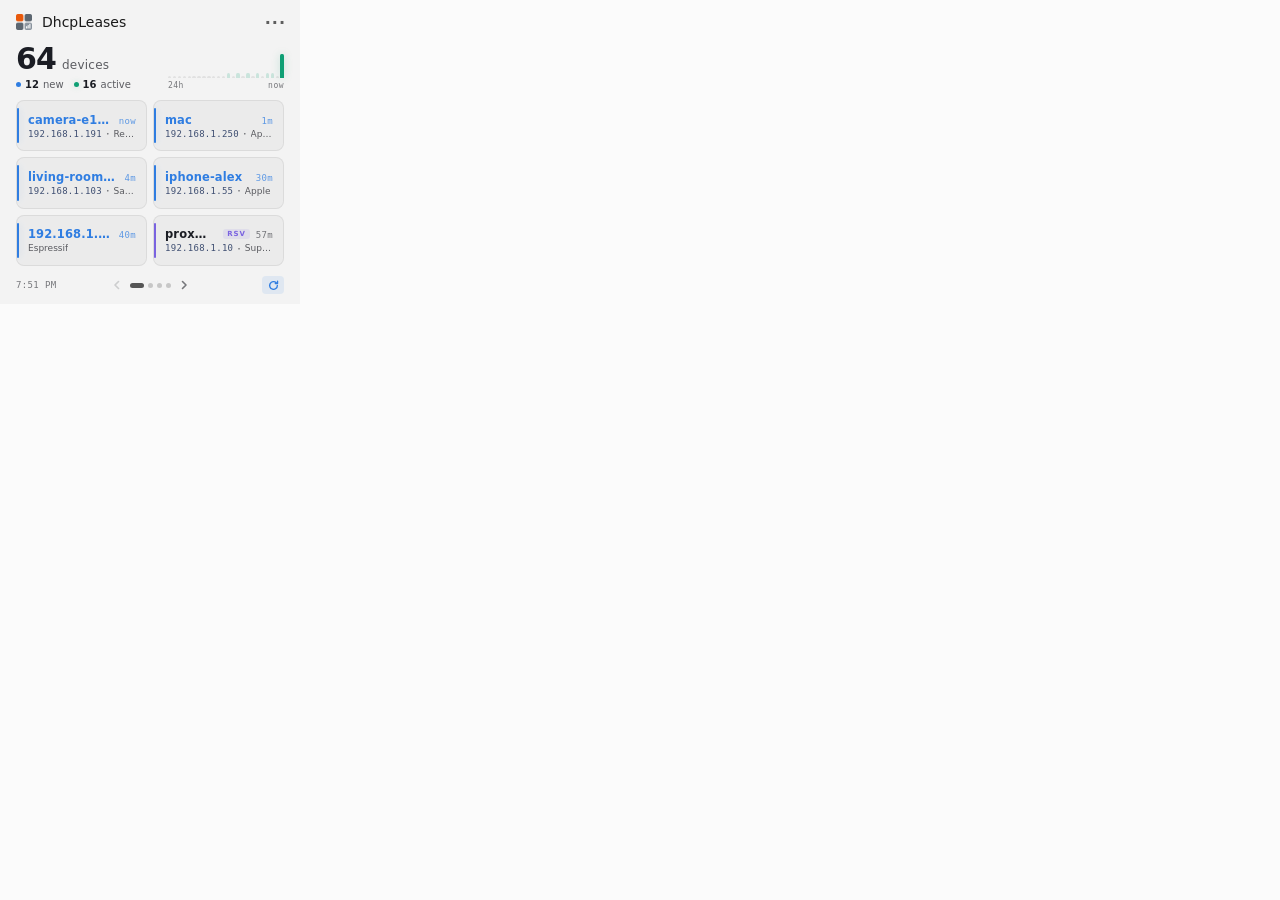
<file: design/gallery-capture.html>
<!doctype html>
<html lang="en">
<head>
<meta charset="utf-8">
<meta name="viewport" content="width=device-width, initial-scale=1">
<title>Gallery Capture</title>
<!--
  One widget in a Widget Board frame, sized to the viewport. Used to render the widget picker
  screenshots in OPNsenseWidgets.Package/ProviderAssets (see design/capture-gallery.ps1).
  Query: ?widget=DhcpLeases&title=DHCP%20Leases&size=medium
-->
<style>
  :root { --tile: #202020; --text-1: #ffffff; --text-2: rgba(255, 255, 255, 0.78); }
  @media (prefers-color-scheme: light) {
    :root { --tile: #fbfbfb; --text-1: #1a1a1a; --text-2: rgba(0, 0, 0, 0.62); }
  }
  * { margin: 0; padding: 0; box-sizing: border-box; }
  /* Headless Edge clamps narrow windows, so the tile is pinned top-left at a fixed size and cropped. */
  html, body { overflow: hidden; background: var(--tile); }
  body { position: relative; width: var(--w, 300px); height: var(--h, 304px); color: var(--text-1); font-family: "Segoe UI Variable Text", "Segoe UI", system-ui, sans-serif; }
  iframe { position: absolute; inset: 0; width: 100%; height: 100%; border: 0; background: transparent; }
  .titlebar {
    position: absolute; top: 0; left: 0; right: 0; height: 44px; z-index: 1;
    display: flex; align-items: center; justify-content: space-between;
    padding: 0 14px 0 16px; pointer-events: none; font-size: 14px;
  }
  .name { display: flex; align-items: center; gap: 10px; }
  .name img { width: 16px; height: 16px; }
  .more { font-size: 16px; font-weight: 700; letter-spacing: 1px; color: var(--text-2); }
</style>
</head>
<body>
  <div class="titlebar">
    <span class="name"><img src="../src/OPNsenseWidgets.Package/ProviderAssets/ProviderIcon.png" alt=""><span id="title"></span></span>
    <span class="more">&middot;&middot;&middot;</span>
  </div>
  <iframe id="page" title="widget"></iframe>
  <script>
    const q = new URLSearchParams(location.search);
    const widget = q.get("widget") || "DhcpLeases";
    document.body.style.setProperty("--w", (q.get("w") || 300) + "px");
    document.body.style.setProperty("--h", (q.get("h") || 304) + "px");
    document.getElementById("title").textContent = q.get("title") || widget;
    document.getElementById("page").src =
      `../src/OPNsenseWidgets.Core/Widgets/${widget}/Web/index.html?size=${q.get("size") || "medium"}`;
  </script>
</body>
</html>
</file>
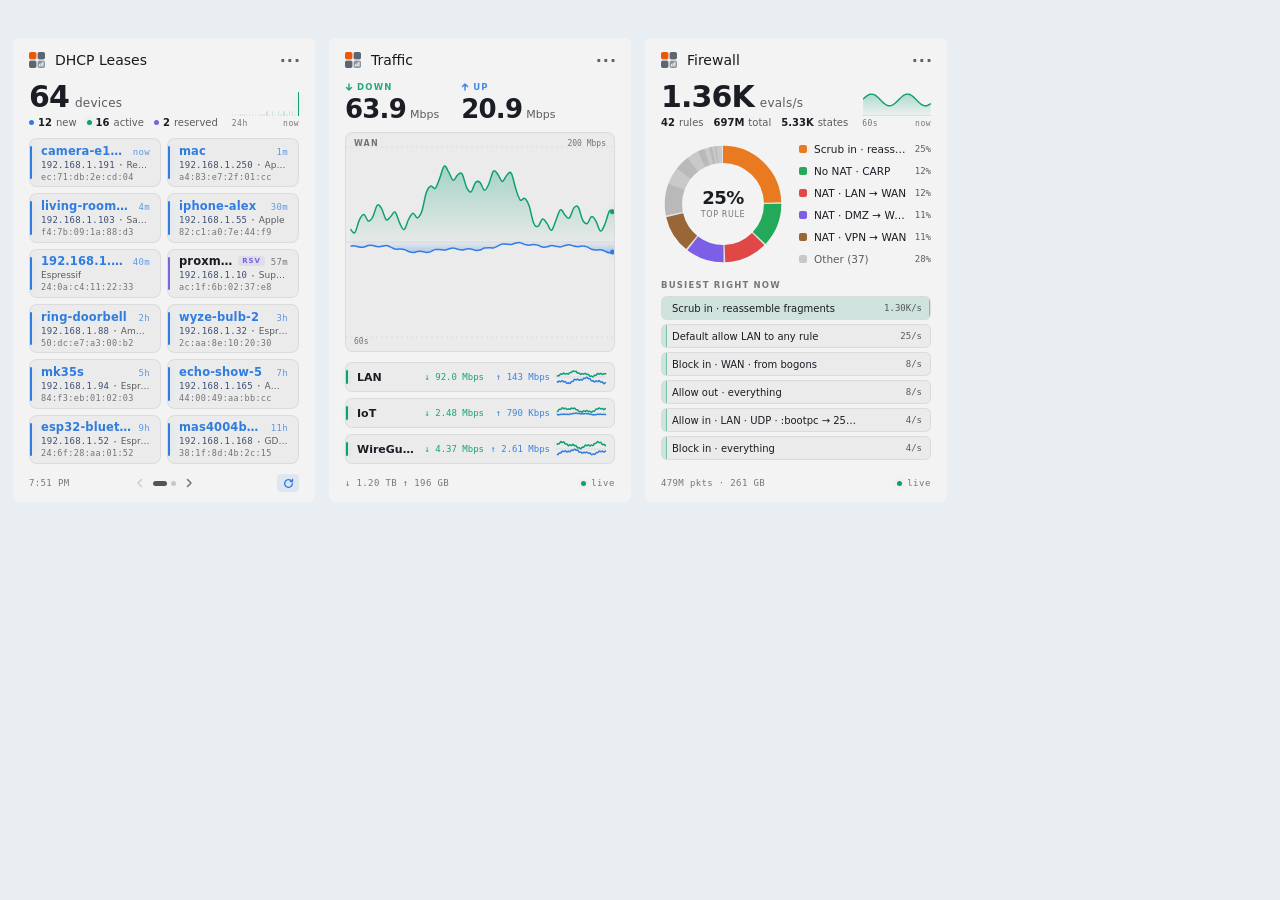
<file: design/store-screenshot.html>
<!doctype html>
<html lang="en">
<head>
<meta charset="utf-8">
<meta name="viewport" content="width=device-width, initial-scale=1">
<title>Store Screenshot</title>
<!--
  Microsoft Store listing screenshot: the three widgets at large size on a Widget Board backdrop,
  in demo mode. Rendered at 960x540 CSS px with device scale 2 for a 1920x1080 PNG
  (see design/capture-store-screenshots.ps1).
-->
<style>
  :root { --board: #1c1c1c; --tile: #2b2b2b; --text-1: #ffffff; --text-2: rgba(255, 255, 255, 0.72); }
  @media (prefers-color-scheme: light) {
    :root { --board: #e9eef3; --tile: #fbfbfb; --text-1: #1a1a1a; --text-2: rgba(0, 0, 0, 0.6); }
  }
  * { margin: 0; padding: 0; box-sizing: border-box; }
  html, body { width: 960px; height: 540px; overflow: hidden; background: var(--board); }
  body { display: flex; align-items: center; justify-content: center; gap: 14px;
         color: var(--text-1); font-family: "Segoe UI Variable Text", "Segoe UI", system-ui, sans-serif; }
  .tile { position: relative; width: 302px; height: 464px; border-radius: 8px; overflow: hidden; background: var(--tile); }
  iframe { position: absolute; inset: 0; width: 100%; height: 100%; border: 0; background: transparent; }
  .titlebar { position: absolute; top: 0; left: 0; right: 0; height: 44px; z-index: 1; display: flex;
              align-items: center; justify-content: space-between; padding: 0 14px 0 16px;
              pointer-events: none; font-size: 14px; }
  .name { display: flex; align-items: center; gap: 10px; }
  .name img { width: 16px; height: 16px; }
  .more { font-size: 16px; font-weight: 700; letter-spacing: 1px; color: var(--text-2); }
</style>
</head>
<body>
  <script>
    const icon = "../src/OPNsenseWidgets.Package/ProviderAssets/ProviderIcon.png";
    for (const [id, title] of [["DhcpLeases", "DHCP Leases"], ["Traffic", "Traffic"], ["Firewall", "Firewall"]]) {
      document.write(`<div class="tile"><div class="titlebar"><span class="name"><img src="${icon}" alt="">` +
        `<span>${title}</span></span><span class="more">&middot;&middot;&middot;</span></div>` +
        `<iframe title="${title}" src="../src/OPNsenseWidgets.Core/Widgets/${id}/Web/index.html?size=large"></iframe></div>`);
    }
  </script>
</body>
</html>
</file>
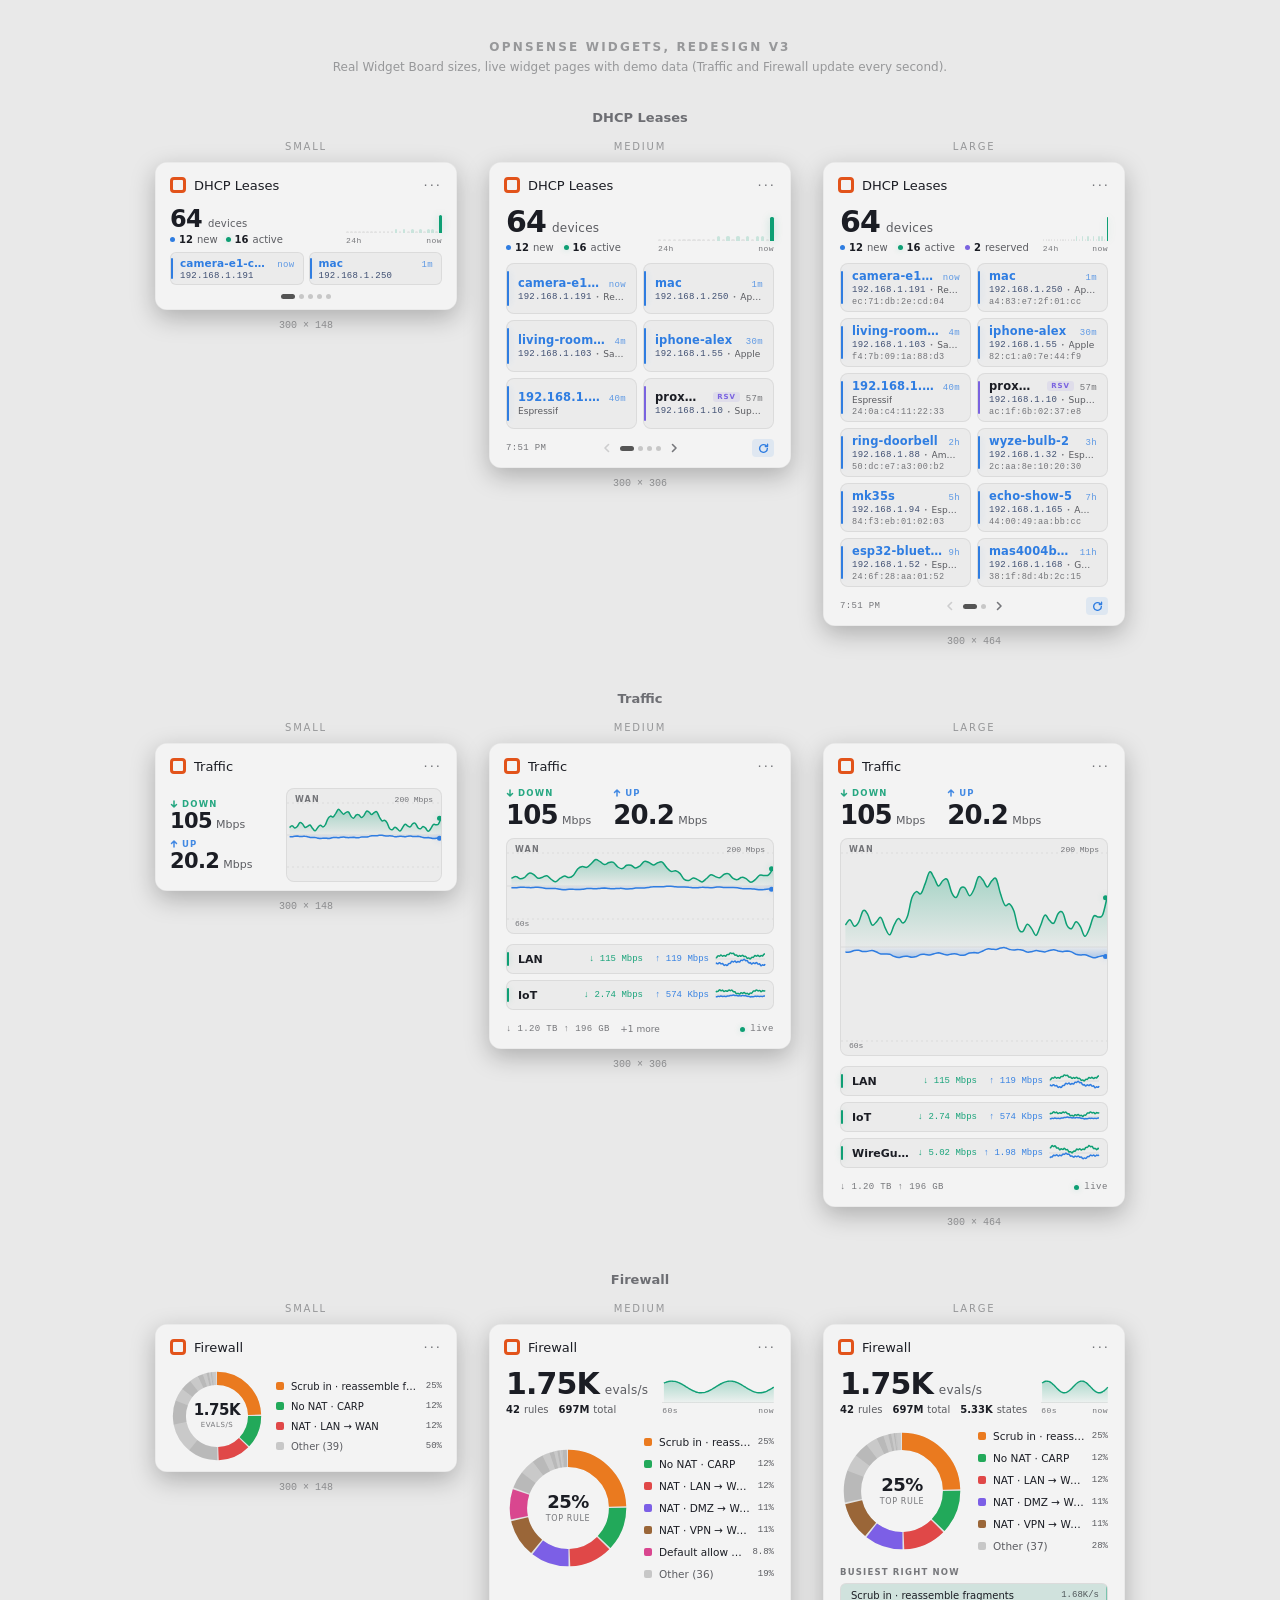
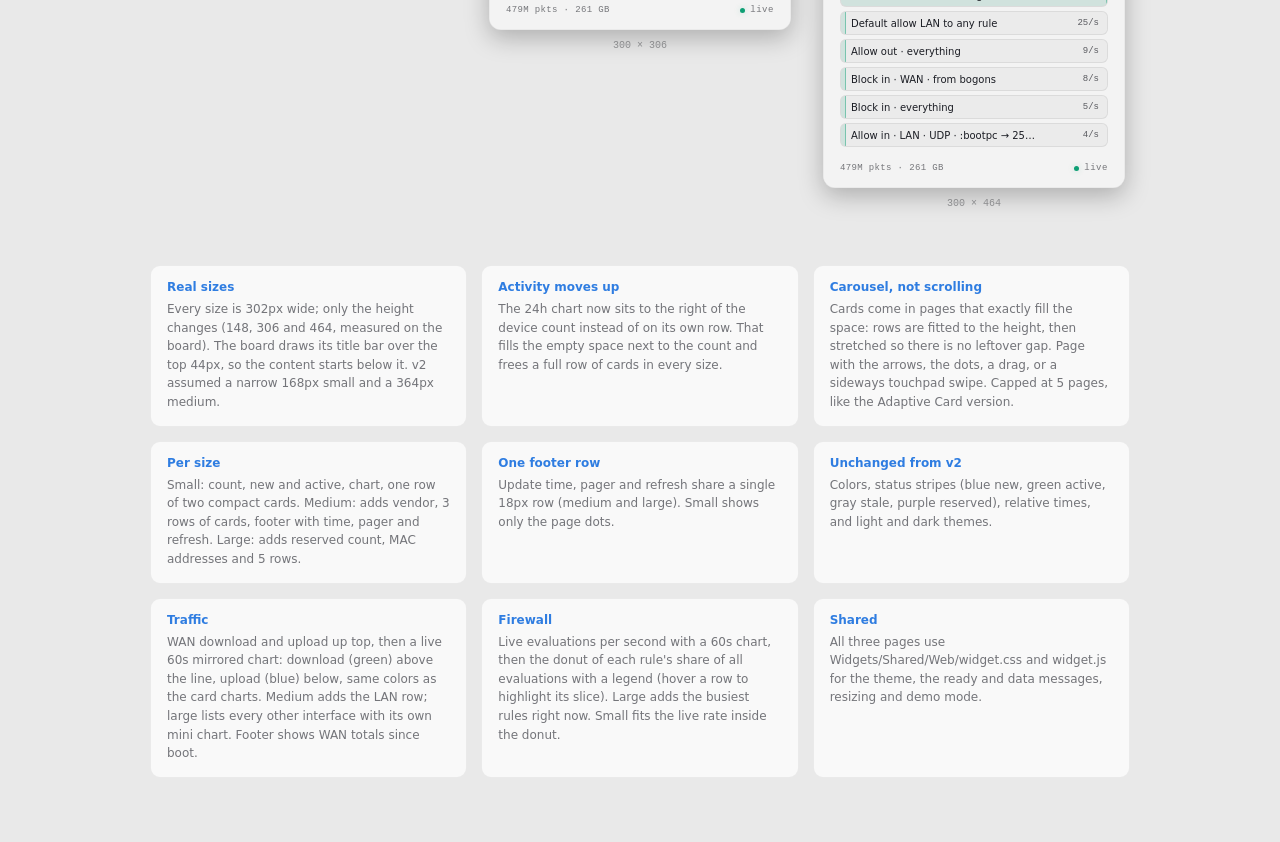
<file: design/widget-mockup-v3.html>
<!doctype html>
<html lang="en">
<head>
<meta charset="utf-8">
<meta name="viewport" content="width=device-width, initial-scale=1">
<title>DHCP Widget Redesign v3</title>
<!--
  Live mockup: each frame embeds the real widget page (demo data) at the real Widget Board size,
  with a fake board title bar on top. Open this file directly in a browser.
-->
<style>
  :root {
    --bg: #1c1c1c;
    --tile: #2b2b2b;
    --tile-border: rgba(255, 255, 255, 0.06);
    --text-1: #eaecf2;
    --text-2: rgba(234, 236, 242, 0.55);
    --text-3: rgba(234, 236, 242, 0.32);
    --accent: #5ba3ff;
  }
  @media (prefers-color-scheme: light) {
    :root {
      --bg: #e9e9e9;
      --tile: #f9f9f9;
      --tile-border: rgba(0, 0, 0, 0.06);
      --text-1: #1b1d24;
      --text-2: rgba(27, 29, 36, 0.6);
      --text-3: rgba(27, 29, 36, 0.4);
      --accent: #2f7de1;
    }
  }
  * { margin: 0; padding: 0; box-sizing: border-box; }
  body {
    background: var(--bg);
    color: var(--text-1);
    font-family: "Segoe UI Variable Text", "Segoe UI", system-ui, sans-serif;
    padding: 40px 24px 64px;
  }
  header { text-align: center; margin-bottom: 36px; }
  header h1 { font-size: 12px; font-weight: 600; letter-spacing: 0.18em; text-transform: uppercase; color: var(--text-3); }
  header p { font-size: 12px; color: var(--text-3); margin-top: 6px; }

  .widget-section { margin-bottom: 44px; }
  .section-title { text-align: center; font-size: 13px; font-weight: 600; color: var(--text-2); margin-bottom: 16px; }
  .row { display: flex; justify-content: center; align-items: flex-start; gap: 32px; flex-wrap: wrap; }
  .col { display: flex; flex-direction: column; align-items: center; gap: 10px; }
  .label { font-size: 10px; letter-spacing: 0.18em; text-transform: uppercase; color: var(--text-3); }
  .dims { font-size: 10px; font-family: "Cascadia Mono", Consolas, monospace; color: var(--text-3); }

  .tile {
    width: 302px;
    position: relative;
    background: var(--tile);
    border: 1px solid var(--tile-border);
    border-radius: 12px;
    overflow: hidden;
    box-shadow: 0 8px 24px rgba(0, 0, 0, 0.25);
  }
  .tile.small { height: 148px; }
  .tile.medium { height: 306px; }
  .tile.large { height: 464px; }
  .tile iframe { position: absolute; inset: 0; width: 100%; height: 100%; border: 0; background: transparent; }
  .titlebar {
    position: absolute; top: 0; left: 0; right: 0; height: 44px;
    display: flex; align-items: center; justify-content: space-between;
    padding: 0 14px; pointer-events: none; z-index: 1;
    font-size: 13px;
  }
  .titlebar .name { display: flex; align-items: center; gap: 8px; }
  .titlebar .icon { width: 16px; height: 16px; border-radius: 4px; border: 3px solid #e2531a; }
  .titlebar .more { letter-spacing: 2px; color: var(--text-2); }

  .notes { max-width: 980px; margin: 56px auto 0; display: grid; grid-template-columns: repeat(auto-fit, minmax(280px, 1fr)); gap: 14px; }
  .note { background: var(--tile); border: 1px solid var(--tile-border); border-radius: 10px; padding: 14px 16px; }
  .note h3 { font-size: 12px; color: var(--accent); margin-bottom: 6px; }
  .note p { font-size: 12px; line-height: 1.55; color: var(--text-2); }
</style>
</head>
<body>
  <header>
    <h1>OPNsense Widgets, Redesign v3</h1>
    <p>Real Widget Board sizes, live widget pages with demo data (Traffic and Firewall update every second).</p>
  </header>

  <div id="widgets"></div>
  <script>
    // One row per widget, one tile per size. Each tile embeds the real page in demo mode.
    const widgets = [
      ["DHCP Leases", "DhcpLeases"],
      ["Traffic", "Traffic"],
      ["Firewall", "Firewall"]
    ];
    const sizes = [["small", 148], ["medium", 306], ["large", 464]];
    const host = document.getElementById("widgets");
    for (const [title, folder] of widgets) {
      const section = document.createElement("section");
      section.className = "widget-section";
      section.innerHTML = `<h2 class="section-title">${title}</h2>`;
      const row = document.createElement("div");
      row.className = "row";
      for (const [size, height] of sizes) {
        row.insertAdjacentHTML("beforeend", `
          <div class="col">
            <span class="label">${size}</span>
            <div class="tile ${size}">
              <div class="titlebar"><span class="name"><span class="icon"></span>${title}</span><span class="more">&middot;&middot;&middot;</span></div>
              <iframe title="${title} ${size}" src="../src/OPNsenseWidgets/Widgets/${folder}/Web/index.html?size=${size}"></iframe>
            </div>
            <span class="dims">300 &times; ${height}</span>
          </div>`);
      }
      section.appendChild(row);
      host.appendChild(section);
    }
  </script>

  <div class="notes">
    <div class="note">
      <h3>Real sizes</h3>
      <p>Every size is 302px wide; only the height changes (148, 306 and 464, measured on the board). The board draws its title bar over the top 44px, so the content starts below it. v2 assumed a narrow 168px small and a 364px medium.</p>
    </div>
    <div class="note">
      <h3>Activity moves up</h3>
      <p>The 24h chart now sits to the right of the device count instead of on its own row. That fills the empty space next to the count and frees a full row of cards in every size.</p>
    </div>
    <div class="note">
      <h3>Carousel, not scrolling</h3>
      <p>Cards come in pages that exactly fill the space: rows are fitted to the height, then stretched so there is no leftover gap. Page with the arrows, the dots, a drag, or a sideways touchpad swipe. Capped at 5 pages, like the Adaptive Card version.</p>
    </div>
    <div class="note">
      <h3>Per size</h3>
      <p>Small: count, new and active, chart, one row of two compact cards. Medium: adds vendor, 3 rows of cards, footer with time, pager and refresh. Large: adds reserved count, MAC addresses and 5 rows.</p>
    </div>
    <div class="note">
      <h3>One footer row</h3>
      <p>Update time, pager and refresh share a single 18px row (medium and large). Small shows only the page dots.</p>
    </div>
    <div class="note">
      <h3>Unchanged from v2</h3>
      <p>Colors, status stripes (blue new, green active, gray stale, purple reserved), relative times, and light and dark themes.</p>
    </div>
    <div class="note">
      <h3>Traffic</h3>
      <p>WAN download and upload up top, then a live 60s mirrored chart: download (green) above the line, upload (blue) below, same colors as the card charts. Medium adds the LAN row; large lists every other interface with its own mini chart. Footer shows WAN totals since boot.</p>
    </div>
    <div class="note">
      <h3>Firewall</h3>
      <p>Live evaluations per second with a 60s chart, then the donut of each rule's share of all evaluations with a legend (hover a row to highlight its slice). Large adds the busiest rules right now. Small fits the live rate inside the donut.</p>
    </div>
    <div class="note">
      <h3>Shared</h3>
      <p>All three pages use Widgets/Shared/Web/widget.css and widget.js for the theme, the ready and data messages, resizing and demo mode.</p>
    </div>
  </div>
</body>
</html>
</file>
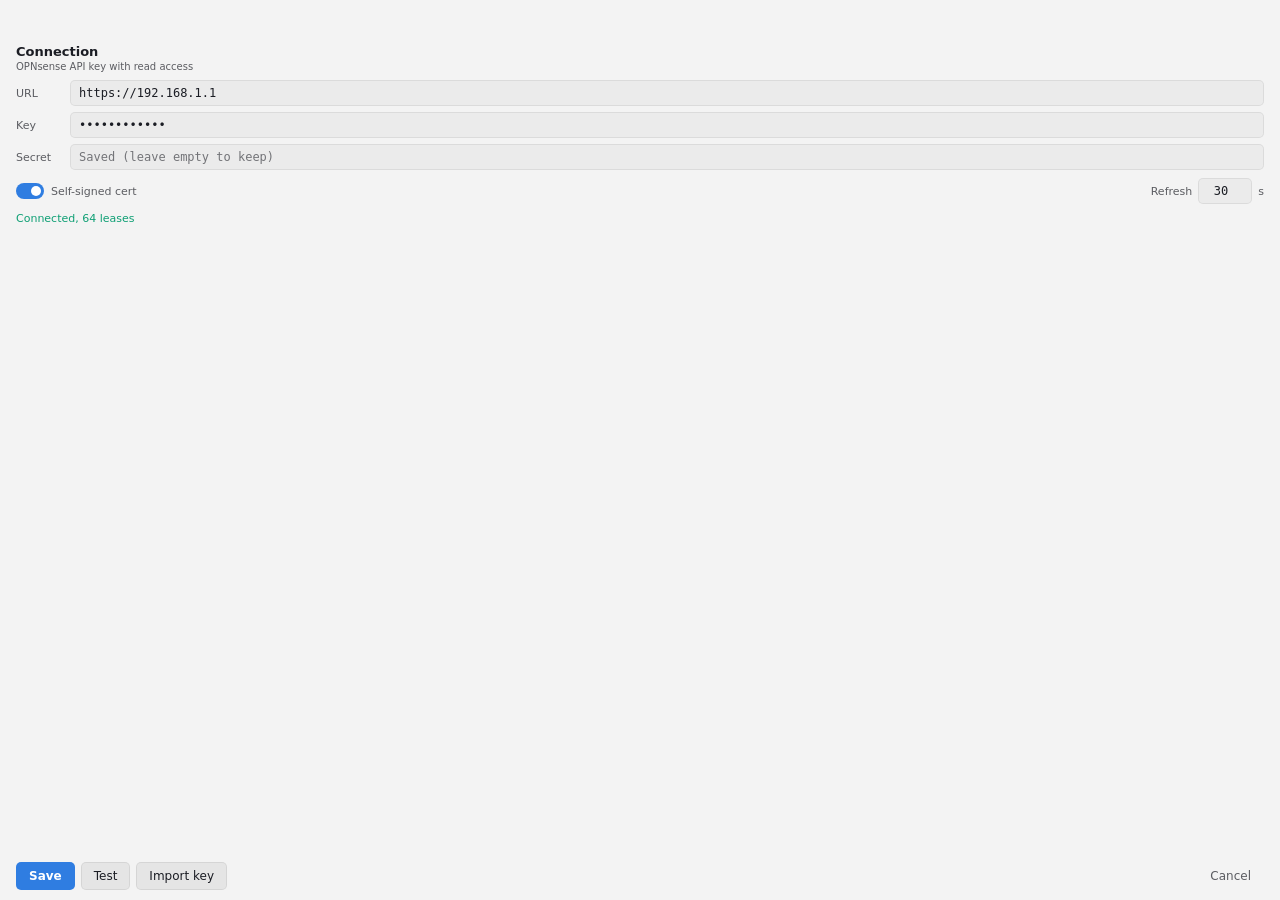
<file: src/OPNsenseWidgets.Core/Widgets/Shared/Web/settings.html>
<!doctype html>
<html lang="en">
<head>
<meta charset="utf-8">
<meta name="viewport" content="width=device-width, initial-scale=1">
<title>OPNsense Settings</title>
<link rel="stylesheet" href="widget.css">
<!--
  Connection settings, shown while the widget is being customized. Replaces the Adaptive Card form,
  which the board fails to load for widgets that use web content. Buttons send the same verbs the card
  used (saveConfig, testConnection, importKeyFile, cancelConfig); values are strings like card inputs.
  The secret is never sent to the page: an empty secret field keeps the saved one.
  In the board's Customize dialog (payload.inDialog) Save reports the result here instead of
  leaving, since only the dialog's own close button can close it.
-->
<style>
  .app { gap: 8px; }
  .heading { font-size: 13px; font-weight: 600; }
  .heading small { display: block; margin-top: 2px; font-size: 10px; font-weight: 400; color: var(--text-2); }

  .fields { display: flex; flex-direction: column; gap: 6px; }
  .field { display: grid; grid-template-columns: 46px 1fr; align-items: center; gap: 8px; }
  .field label { font-size: 11px; color: var(--text-2); }
  input[type=text], input[type=password], input[type=number] {
    width: 100%; height: 26px; padding: 0 8px;
    font: 12px var(--mono); color: var(--text-1);
    background: var(--surface-card); border: 1px solid var(--border-card); border-radius: 5px;
    outline: none; user-select: text;
  }
  input:focus { border-color: var(--blue); background: var(--surface-card-hover); }
  input::placeholder { color: var(--text-3); }

  .row { display: flex; align-items: center; justify-content: space-between; gap: 10px; }
  .toggle { display: flex; align-items: center; gap: 7px; font-size: 11px; color: var(--text-2); cursor: pointer; }
  .toggle input { appearance: none; width: 28px; height: 16px; border-radius: 8px; background: var(--dot); position: relative; cursor: pointer; transition: background 0.15s; flex-shrink: 0; }
  .toggle input::after { content: ""; position: absolute; top: 3px; left: 3px; width: 10px; height: 10px; border-radius: 50%; background: #fff; transition: transform 0.15s; }
  .toggle input:checked { background: var(--blue); }
  .toggle input:checked::after { transform: translateX(12px); }
  .interval { display: flex; align-items: center; gap: 6px; font-size: 11px; color: var(--text-2); }
  .interval input { width: 54px; text-align: right; }

  .result { font-size: 11px; min-height: 15px; color: var(--text-2); overflow: hidden; text-overflow: ellipsis; white-space: nowrap; }
  .result.ok { color: var(--green); }
  .result.fail { color: #f87171; }
  @media (prefers-color-scheme: light) { .result.fail { color: #d03b3b; } }

  .actions { display: flex; gap: 6px; margin-top: auto; }
  .btn {
    height: 28px; padding: 0 12px; border-radius: 5px; font-size: 12px;
    background: var(--surface-card-hover); border: 1px solid var(--border-card);
    transition: background 0.15s, opacity 0.15s;
  }
  .btn:hover { background: var(--blue-soft); }
  .btn.primary { background: var(--blue); border-color: transparent; color: #fff; font-weight: 600; }
  .btn.primary:hover { filter: brightness(1.08); }
  .btn.ghost { background: none; border-color: transparent; color: var(--text-2); margin-left: auto; }
  .btn:disabled { opacity: 0.5; pointer-events: none; }
  .btn[hidden] { display: none; }
  .btn.busy::after { content: ""; display: inline-block; width: 9px; height: 9px; margin-left: 6px; border: 1.5px solid currentColor; border-right-color: transparent; border-radius: 50%; animation: spin 0.8s linear infinite; vertical-align: -1px; }

  /* The board's Customize dialog draws no backdrop behind the page (the widget itself does),
     so give it the dialog's own color there. */
  html.in-dialog { background: #2b2b2b; }
  @media (prefers-color-scheme: light) { html.in-dialog { background: #f9f9f9; } }

  /* Small is too short for the form. */
  .form { display: contents; }
  .too-small { display: none; }
  .size-small .form { display: none; }
  .size-small .too-small { display: flex; flex-direction: column; gap: 8px; font-size: 11px; color: var(--text-2); }
</style>
</head>
<body>
  <div class="app">
    <div class="form">
      <div class="heading">Connection<small>OPNsense API key with read access</small></div>
      <div class="fields">
        <div class="field"><label for="hostUrl">URL</label><input id="hostUrl" type="text" placeholder="https://192.168.1.1" spellcheck="false" autocomplete="off"></div>
        <div class="field"><label for="apiKey">Key</label><input id="apiKey" type="password" placeholder="API key" spellcheck="false" autocomplete="off"></div>
        <div class="field"><label for="apiSecret">Secret</label><input id="apiSecret" type="password" placeholder="API secret" autocomplete="off"></div>
      </div>
      <div class="row">
        <label class="toggle"><input id="allowSelfSigned" type="checkbox">Self-signed cert</label>
        <label class="interval">Refresh <input id="refreshInterval" type="number" min="10" max="300" step="5"> s</label>
      </div>
      <div class="result" id="result"></div>
      <div class="actions">
        <button class="btn primary" id="save">Save</button>
        <button class="btn" id="test">Test</button>
        <button class="btn" id="import" title="Reads the newest *_apikey.txt from Downloads">Import key</button>
        <button class="btn ghost" id="cancel">Cancel</button>
      </div>
    </div>
    <div class="too-small">
      <div class="heading">Settings</div>
      <span>Resize the widget to medium or large to edit the connection.</span>
      <div class="actions"><button class="btn" id="cancelSmall">Cancel</button></div>
    </div>
  </div>

  <script src="widget.js"></script>
  <script>
    "use strict";
    const $ = id => document.getElementById(id);
    const inputs = ["hostUrl", "apiKey", "apiSecret", "refreshInterval"].map($);
    let pending = null; // button waiting for a provider answer

    function formData() {
      return {
        hostUrl: $("hostUrl").value.trim(),
        apiKey: $("apiKey").value.trim(),
        apiSecret: $("apiSecret").value.trim(),
        allowSelfSigned: $("allowSelfSigned").checked ? "true" : "false",
        refreshInterval: String($("refreshInterval").value || 30)
      };
    }

    function busy(button) {
      pending = button;
      for (const b of document.querySelectorAll(".actions .btn")) b.disabled = b !== button;
      if (button) button.classList.add("busy");
    }

    function idle() {
      if (pending) pending.classList.remove("busy");
      pending = null;
      for (const b of document.querySelectorAll(".actions .btn")) b.disabled = false;
    }

    function render(p, size, fresh) {
      if (!fresh) return;
      idle();
      // Keep what the user is typing; everything else shows the saved values.
      const focused = document.activeElement;
      if (focused !== $("hostUrl")) $("hostUrl").value = p.hostUrl || "";
      if (focused !== $("apiKey")) $("apiKey").value = p.apiKey || "";
      if (focused !== $("apiSecret")) $("apiSecret").value = "";
      $("apiSecret").placeholder = p.hasSecret ? "Saved (leave empty to keep)" : "API secret";
      $("allowSelfSigned").checked = p.allowSelfSigned !== false;
      if (focused !== $("refreshInterval")) $("refreshInterval").value = p.refreshInterval || 30;

      // In the board's Customize dialog only its own close button can end it, so Cancel would just
      // swap the dialog to the widget view. Hide it there.
      $("cancel").hidden = !!p.inDialog;
      document.documentElement.classList.toggle("in-dialog", !!p.inDialog);

      const result = $("result");
      result.textContent = p.testResult || "";
      result.title = p.testResult || "";
      result.className = "result" + (p.testOk === true ? " ok" : p.testOk === false ? " fail" : "");
    }

    $("save").onclick = () => { busy($("save")); Widget.action("saveConfig", formData()); };
    $("test").onclick = () => { busy($("test")); $("result").textContent = "Testing…"; $("result").className = "result"; Widget.action("testConnection", formData()); };
    $("import").onclick = () => { busy($("import")); Widget.action("importKeyFile"); };
    $("cancel").onclick = $("cancelSmall").onclick = () => Widget.action("cancelConfig");
    for (const input of inputs) input.addEventListener("keydown", e => { if (e.key === "Enter") $("save").click(); });

    Widget.start({
      view: "settings",
      render,
      demo: () => ({
        hostUrl: "https://192.168.1.1", apiKey: "demo-api-key", hasSecret: true,
        allowSelfSigned: true, refreshInterval: 30, testResult: "Connected, 64 leases", testOk: true
      })
    });
  </script>
</body>
</html>
</file>
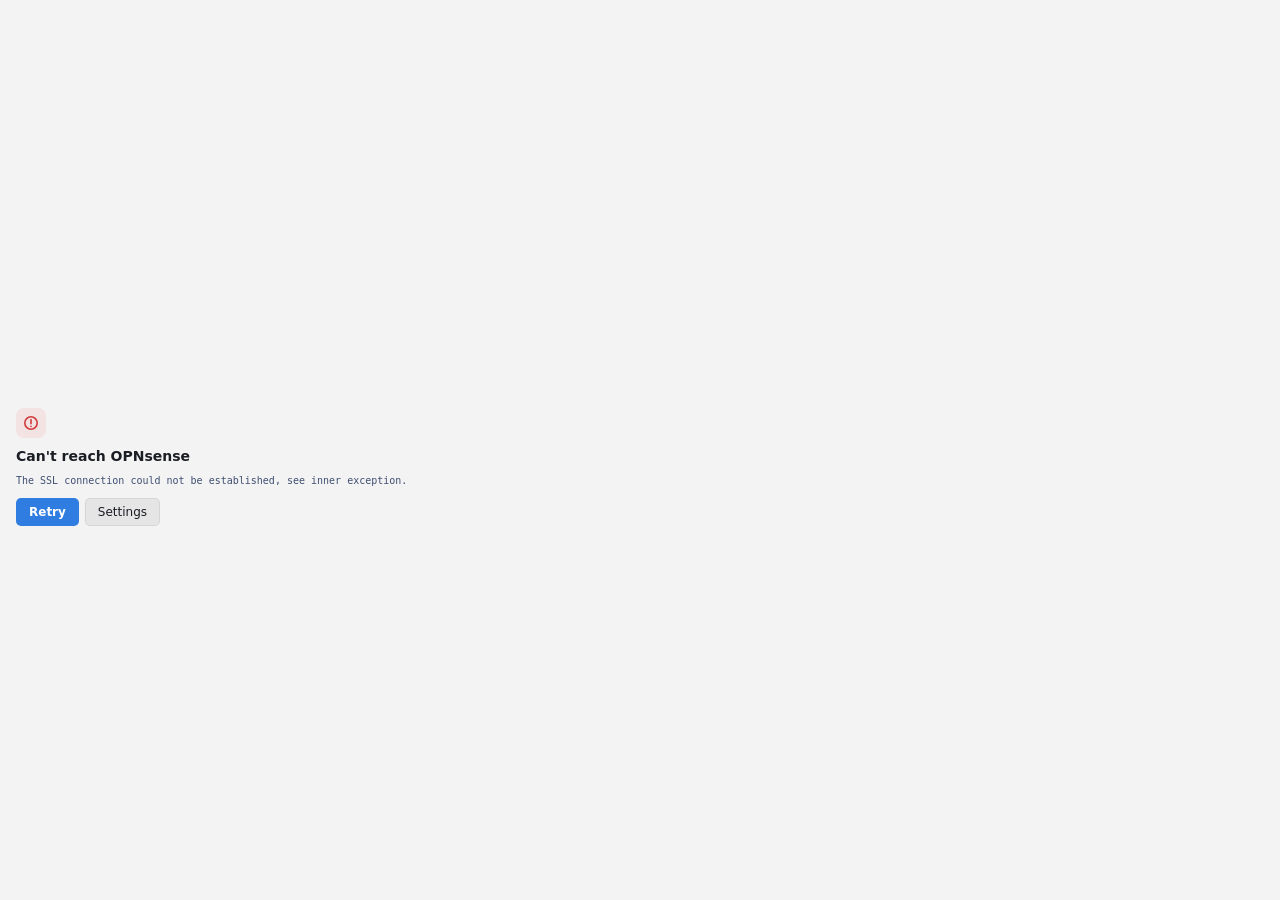
<file: src/OPNsenseWidgets.Core/Widgets/Shared/Web/status.html>
<!doctype html>
<html lang="en">
<head>
<meta charset="utf-8">
<meta name="viewport" content="width=device-width, initial-scale=1">
<title>OPNsense Status</title>
<link rel="stylesheet" href="widget.css">
<!--
  "Not set up yet" and "connection error" states for every widget. Replaces the Adaptive Card versions,
  which the board fails to load for widgets that use web content.
  Payload: {kind: "unconfigured" | "error", message}
-->
<style>
  .app { justify-content: center; gap: 10px; }
  .size-small .app { gap: 6px; }
  .icon { width: 30px; height: 30px; border-radius: 8px; display: grid; place-items: center; }
  .icon svg { width: 16px; height: 16px; }
  .icon.setup { background: var(--blue-soft); color: var(--blue); }
  .icon.error { background: rgba(248, 113, 113, 0.12); color: #f87171; }
  @media (prefers-color-scheme: light) { .icon.error { color: #d03b3b; } }
  .size-small .icon { display: none; }

  .title { font-size: 14px; font-weight: 600; }
  .text { font-size: 11px; line-height: 1.45; color: var(--text-2); }
  .message {
    font-size: 10px; font-family: var(--mono); color: var(--text-mono); line-height: 1.4;
    display: -webkit-box; -webkit-line-clamp: 3; -webkit-box-orient: vertical; overflow: hidden;
    user-select: text; word-break: break-word;
  }
  .size-small .text { display: none; }
  .size-small .message { -webkit-line-clamp: 2; }

  .actions { display: flex; gap: 6px; }
  .btn {
    height: 28px; padding: 0 12px; border-radius: 5px; font-size: 12px;
    background: var(--surface-card-hover); border: 1px solid var(--border-card);
    transition: background 0.15s;
  }
  .btn:hover { background: var(--blue-soft); }
  .btn.primary { background: var(--blue); border-color: transparent; color: #fff; font-weight: 600; }
  .btn.primary:hover { filter: brightness(1.08); }
  .btn.busy { opacity: 0.6; pointer-events: none; }
  .size-small .btn { height: 24px; font-size: 11px; }
</style>
</head>
<body>
  <div class="app" id="app"></div>

  <script src="widget.js"></script>
  <script>
    "use strict";
    const { el } = Widget;
    const ICONS = {
      setup: '<svg viewBox="0 0 16 16" fill="none" stroke="currentColor" stroke-width="1.6" stroke-linecap="round"><path d="M6.5 9.5 9.5 6.5M7 4.5l1-1a2.8 2.8 0 0 1 4 4l-1 1M9 11.5l-1 1a2.8 2.8 0 0 1-4-4l1-1"/></svg>',
      error: '<svg viewBox="0 0 16 16" fill="none" stroke="currentColor" stroke-width="1.6" stroke-linecap="round"><path d="M8 4.5v4.2M8 11.3v.1"/><circle cx="8" cy="8" r="6.2"/></svg>'
    };

    function button(text, verb, primary) {
      const b = el("button", "btn" + (primary ? " primary" : ""), text);
      b.onclick = () => { b.classList.add("busy"); Widget.action(verb); };
      return b;
    }

    function render(p, size, fresh) {
      if (!fresh) return;
      const app = document.getElementById("app");
      app.replaceChildren();
      const error = p.kind === "error";

      const icon = el("div", "icon " + (error ? "error" : "setup"));
      icon.innerHTML = error ? ICONS.error : ICONS.setup;
      app.append(icon);

      if (error) {
        app.append(el("div", "title", "Can't reach OPNsense"));
        const message = el("div", "message", p.message || "Unknown error");
        message.title = p.message || "";
        app.append(message);
      } else {
        app.append(el("div", "title", "Connect your router"));
        app.append(el("div", "text", "Add your OPNsense URL and an API key to start."));
      }

      const actions = el("div", "actions");
      if (error) actions.append(button("Retry", "refresh", true), button("Settings", "openSettings"));
      else actions.append(button("Set up", "openSettings", true));
      app.append(actions);
    }

    const demoKind = new URLSearchParams(location.search).get("kind") || "error";
    Widget.start({
      view: "status",
      render,
      demo: () => demoKind === "error"
        ? { kind: "error", message: "The SSL connection could not be established, see inner exception." }
        : { kind: "unconfigured" }
    });
  </script>
</body>
</html>
</file>
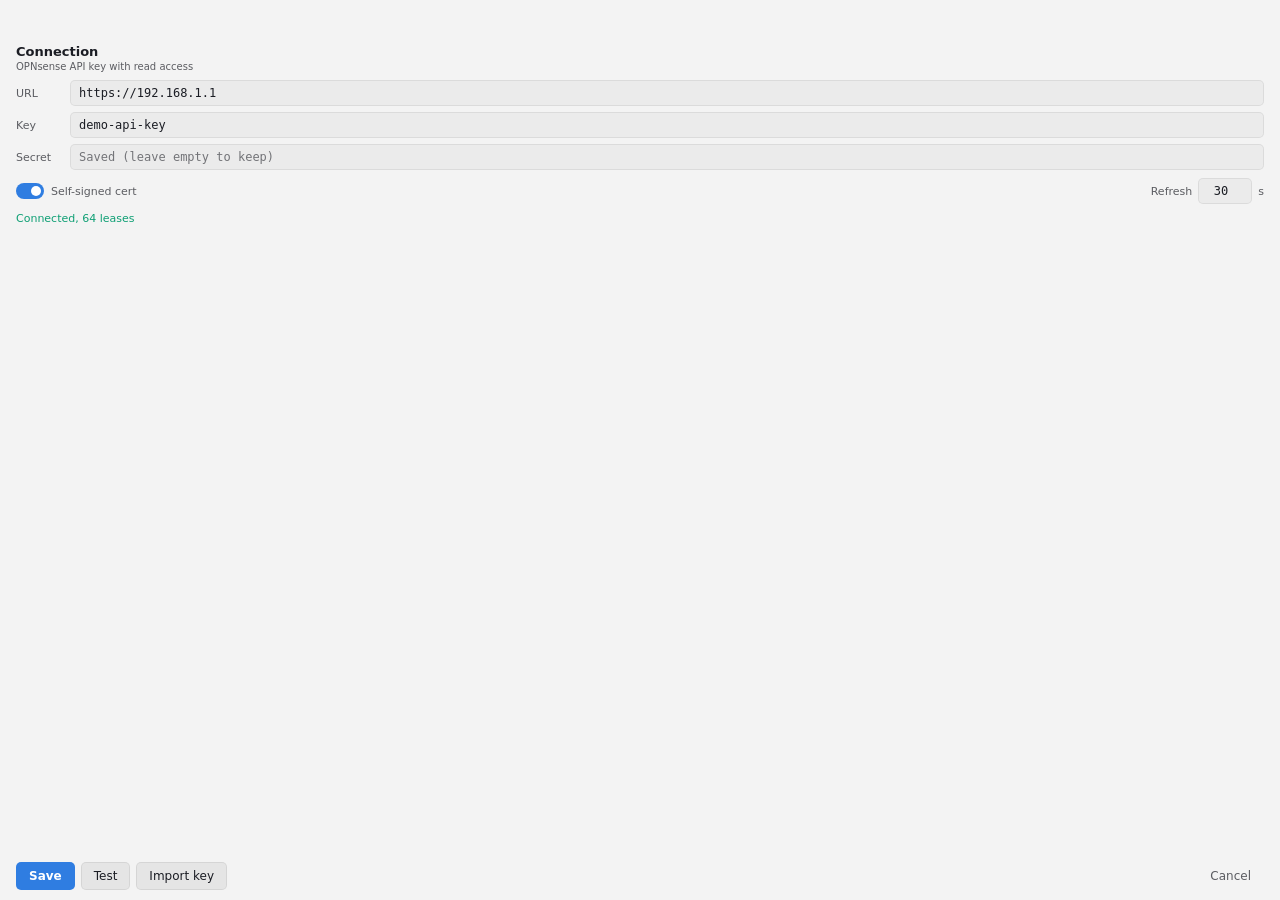
<file: src/OPNsenseWidgets/Widgets/Shared/Web/settings.html>
<!doctype html>
<html lang="en">
<head>
<meta charset="utf-8">
<meta name="viewport" content="width=device-width, initial-scale=1">
<title>OPNsense Settings</title>
<link rel="stylesheet" href="widget.css">
<!--
  Connection settings, shown while the widget is being customized. Replaces the Adaptive Card form,
  which the board fails to load for widgets that use web content. Buttons send the same verbs the card
  used (saveConfig, testConnection, importKeyFile, cancelConfig); values are strings like card inputs.
  The secret is never sent to the page: an empty secret field keeps the saved one.
  In the board's Customize dialog (payload.inDialog) Save reports the result here instead of
  leaving, since only the dialog's own close button can close it.
-->
<style>
  .app { gap: 8px; }
  .heading { font-size: 13px; font-weight: 600; }
  .heading small { display: block; margin-top: 2px; font-size: 10px; font-weight: 400; color: var(--text-2); }

  .fields { display: flex; flex-direction: column; gap: 6px; }
  .field { display: grid; grid-template-columns: 46px 1fr; align-items: center; gap: 8px; }
  .field label { font-size: 11px; color: var(--text-2); }
  input[type=text], input[type=password], input[type=number] {
    width: 100%; height: 26px; padding: 0 8px;
    font: 12px var(--mono); color: var(--text-1);
    background: var(--surface-card); border: 1px solid var(--border-card); border-radius: 5px;
    outline: none; user-select: text;
  }
  input:focus { border-color: var(--blue); background: var(--surface-card-hover); }
  input::placeholder { color: var(--text-3); }

  .row { display: flex; align-items: center; justify-content: space-between; gap: 10px; }
  .toggle { display: flex; align-items: center; gap: 7px; font-size: 11px; color: var(--text-2); cursor: pointer; }
  .toggle input { appearance: none; width: 28px; height: 16px; border-radius: 8px; background: var(--dot); position: relative; cursor: pointer; transition: background 0.15s; flex-shrink: 0; }
  .toggle input::after { content: ""; position: absolute; top: 3px; left: 3px; width: 10px; height: 10px; border-radius: 50%; background: #fff; transition: transform 0.15s; }
  .toggle input:checked { background: var(--blue); }
  .toggle input:checked::after { transform: translateX(12px); }
  .interval { display: flex; align-items: center; gap: 6px; font-size: 11px; color: var(--text-2); }
  .interval input { width: 54px; text-align: right; }

  .result { font-size: 11px; min-height: 15px; color: var(--text-2); overflow: hidden; text-overflow: ellipsis; white-space: nowrap; }
  .result.ok { color: var(--green); }
  .result.fail { color: #f87171; }
  @media (prefers-color-scheme: light) { .result.fail { color: #d03b3b; } }

  .actions { display: flex; gap: 6px; margin-top: auto; }
  .btn {
    height: 28px; padding: 0 12px; border-radius: 5px; font-size: 12px;
    background: var(--surface-card-hover); border: 1px solid var(--border-card);
    transition: background 0.15s, opacity 0.15s;
  }
  .btn:hover { background: var(--blue-soft); }
  .btn.primary { background: var(--blue); border-color: transparent; color: #fff; font-weight: 600; }
  .btn.primary:hover { filter: brightness(1.08); }
  .btn.ghost { background: none; border-color: transparent; color: var(--text-2); margin-left: auto; }
  .btn:disabled { opacity: 0.5; pointer-events: none; }
  .btn[hidden] { display: none; }
  .btn.busy::after { content: ""; display: inline-block; width: 9px; height: 9px; margin-left: 6px; border: 1.5px solid currentColor; border-right-color: transparent; border-radius: 50%; animation: spin 0.8s linear infinite; vertical-align: -1px; }

  /* Small is too short for the form. */
  .form { display: contents; }
  .too-small { display: none; }
  .size-small .form { display: none; }
  .size-small .too-small { display: flex; flex-direction: column; gap: 8px; font-size: 11px; color: var(--text-2); }
</style>
</head>
<body>
  <div class="app">
    <div class="form">
      <div class="heading">Connection<small>OPNsense API key with read access</small></div>
      <div class="fields">
        <div class="field"><label for="hostUrl">URL</label><input id="hostUrl" type="text" placeholder="https://192.168.1.1" spellcheck="false" autocomplete="off"></div>
        <div class="field"><label for="apiKey">Key</label><input id="apiKey" type="text" placeholder="API key" spellcheck="false" autocomplete="off"></div>
        <div class="field"><label for="apiSecret">Secret</label><input id="apiSecret" type="password" placeholder="API secret" autocomplete="off"></div>
      </div>
      <div class="row">
        <label class="toggle"><input id="allowSelfSigned" type="checkbox">Self-signed cert</label>
        <label class="interval">Refresh <input id="refreshInterval" type="number" min="10" max="300" step="5"> s</label>
      </div>
      <div class="result" id="result"></div>
      <div class="actions">
        <button class="btn primary" id="save">Save</button>
        <button class="btn" id="test">Test</button>
        <button class="btn" id="import" title="Reads the newest *_apikey.txt from Downloads">Import key</button>
        <button class="btn ghost" id="cancel">Cancel</button>
      </div>
    </div>
    <div class="too-small">
      <div class="heading">Settings</div>
      <span>Resize the widget to medium or large to edit the connection.</span>
      <div class="actions"><button class="btn" id="cancelSmall">Cancel</button></div>
    </div>
  </div>

  <script src="widget.js"></script>
  <script>
    "use strict";
    const $ = id => document.getElementById(id);
    const inputs = ["hostUrl", "apiKey", "apiSecret", "refreshInterval"].map($);
    let pending = null; // button waiting for a provider answer

    function formData() {
      return {
        hostUrl: $("hostUrl").value.trim(),
        apiKey: $("apiKey").value.trim(),
        apiSecret: $("apiSecret").value.trim(),
        allowSelfSigned: $("allowSelfSigned").checked ? "true" : "false",
        refreshInterval: String($("refreshInterval").value || 30)
      };
    }

    function busy(button) {
      pending = button;
      for (const b of document.querySelectorAll(".actions .btn")) b.disabled = b !== button;
      if (button) button.classList.add("busy");
    }

    function idle() {
      if (pending) pending.classList.remove("busy");
      pending = null;
      for (const b of document.querySelectorAll(".actions .btn")) b.disabled = false;
    }

    function render(p, size, fresh) {
      if (!fresh) return;
      idle();
      // Keep what the user is typing; everything else shows the saved values.
      const focused = document.activeElement;
      if (focused !== $("hostUrl")) $("hostUrl").value = p.hostUrl || "";
      if (focused !== $("apiKey")) $("apiKey").value = p.apiKey || "";
      if (focused !== $("apiSecret")) $("apiSecret").value = "";
      $("apiSecret").placeholder = p.hasSecret ? "Saved (leave empty to keep)" : "API secret";
      $("allowSelfSigned").checked = p.allowSelfSigned !== false;
      if (focused !== $("refreshInterval")) $("refreshInterval").value = p.refreshInterval || 30;

      // In the board's Customize dialog only its own close button can end it, so Cancel would just
      // swap the dialog to the widget view. Hide it there.
      $("cancel").hidden = !!p.inDialog;

      const result = $("result");
      result.textContent = p.testResult || "";
      result.title = p.testResult || "";
      result.className = "result" + (p.testOk === true ? " ok" : p.testOk === false ? " fail" : "");
    }

    $("save").onclick = () => { busy($("save")); Widget.action("saveConfig", formData()); };
    $("test").onclick = () => { busy($("test")); $("result").textContent = "Testing…"; $("result").className = "result"; Widget.action("testConnection", formData()); };
    $("import").onclick = () => { busy($("import")); Widget.action("importKeyFile"); };
    $("cancel").onclick = $("cancelSmall").onclick = () => Widget.action("cancelConfig");
    for (const input of inputs) input.addEventListener("keydown", e => { if (e.key === "Enter") $("save").click(); });

    Widget.start({
      view: "settings",
      render,
      demo: () => ({
        hostUrl: "https://192.168.1.1", apiKey: "demo-api-key", hasSecret: true,
        allowSelfSigned: true, refreshInterval: 30, testResult: "Connected, 64 leases", testOk: true
      })
    });
  </script>
</body>
</html>
</file>
<file: src/OPNsenseWidgets.Core/Widgets/Shared/Web/widget.css>
/*
  Shared styles for the web widget pages (Widgets/<Name>/Web/index.html).
  Visual language from design/widget-mockup.html; sizes from design/widget-mockup-v3.html:
  every size is 302px wide (small 148, medium 306, large 464 tall, measured on the board) and the board draws its
  title bar over the top ~44px of the page.
*/
:root {
  color-scheme: dark light;
  --font: "Segoe UI Variable Text", "Segoe UI", system-ui, sans-serif;
  --mono: "Cascadia Mono", "Cascadia Code", Consolas, monospace;

  --surface-card: rgba(255, 255, 255, 0.035);
  --surface-card-hover: rgba(255, 255, 255, 0.06);
  --border: rgba(255, 255, 255, 0.06);
  --border-card: rgba(255, 255, 255, 0.07);

  --text-1: #eaecf2;
  --text-2: rgba(234, 236, 242, 0.58);
  --text-3: rgba(234, 236, 242, 0.34);
  --text-mono: rgba(176, 190, 220, 0.78);
  /* Weight for small mono captions (times, totals, axis labels). */
  --thin: 300;

  --green: #2dd4a0;
  --green-rgb: 45, 212, 160;
  --green-glow: rgba(45, 212, 160, 0.25);
  --blue: #5ba3ff;
  --blue-rgb: 91, 163, 255;
  --blue-soft: rgba(91, 163, 255, 0.10);
  --blue-soft-hover: rgba(91, 163, 255, 0.18);
  --blue-glow: rgba(91, 163, 255, 0.20);
  --purple: #9b87f5;
  --purple-soft: rgba(155, 135, 245, 0.10);
  --amber: #f0b942;

  /* Traffic: download green, upload blue (same as the card charts). */
  --down: var(--green);
  --down-rgb: var(--green-rgb);
  --up: var(--blue);
  --up-rgb: var(--blue-rgb);

  /* Categorical palette, same order as DonutChartRenderer. */
  --c1: #fb923c; --c2: #4ade80; --c3: #f87171; --c4: #a78bfa; --c5: #b48055;
  --c6: #f472b6; --c7: #94a3b8; --c8: #60a5fa; --c9: #fbbf24; --c10: #2dd4a0;
  --c-other: rgba(255, 255, 255, 0.22);

  --gray-dot: rgba(255, 255, 255, 0.14);
  --grid: rgba(255, 255, 255, 0.06);
  --dot: rgba(255, 255, 255, 0.18);
  --dot-active: rgba(255, 255, 255, 0.75);

  /* The board draws its title bar over the top of the web view. */
  --title-bar: 44px;
  --pad-x: 16px;
  --pad-bottom: 10px;
  --gap: 6px;
}

@media (prefers-color-scheme: light) {
  :root {
    --surface-card: rgba(0, 0, 0, 0.03);
    --surface-card-hover: rgba(0, 0, 0, 0.055);
    --border: rgba(0, 0, 0, 0.07);
    --border-card: rgba(0, 0, 0, 0.07);

    /* Light backgrounds wash out faint, thin text more than dark ones, so these run stronger. */
    --text-1: #1b1d24;
    --text-2: rgba(27, 29, 36, 0.70);
    --text-3: rgba(27, 29, 36, 0.58);
    --text-mono: rgba(38, 56, 96, 0.88);
    --thin: 400;

    --green: #0e9f74;
    --green-rgb: 14, 159, 116;
    --green-glow: rgba(14, 159, 116, 0.22);
    --blue: #2f7de1;
    --blue-rgb: 47, 125, 225;
    --blue-soft: rgba(47, 125, 225, 0.10);
    --blue-soft-hover: rgba(47, 125, 225, 0.18);
    --blue-glow: rgba(47, 125, 225, 0.22);
    --purple: #7a63e0;
    --purple-soft: rgba(122, 99, 224, 0.10);
    --amber: #c98a0b;

    --c1: #ea7a1f; --c2: #22a95a; --c3: #e04848; --c4: #7c5fe6; --c5: #9a6638;
    --c6: #d9468f; --c7: #64748b; --c8: #2f7de1; --c9: #d19a0a; --c10: #0e9f74;
    --c-other: rgba(0, 0, 0, 0.18);

    --gray-dot: rgba(0, 0, 0, 0.16);
    --grid: rgba(0, 0, 0, 0.07);
    --dot: rgba(0, 0, 0, 0.18);
    --dot-active: rgba(0, 0, 0, 0.65);
  }
}

/* KDE Plasma (pages from the Linux daemon, ?host=kde): no board title bar over the page. */
html.host-kde { --title-bar: 12px; }

/* Preview outside the board only (the widget page itself is transparent). */
html.preview { background: #272727; }
@media (prefers-color-scheme: light) { html.preview { background: #f3f3f3; } }

* { margin: 0; padding: 0; box-sizing: border-box; }
html, body { height: 100%; }
body {
  background: transparent;
  color: var(--text-1);
  font-family: var(--font);
  overflow: hidden;
  user-select: none;
  -webkit-font-smoothing: antialiased;
}
button { font: inherit; color: inherit; background: none; border: none; cursor: pointer; }
svg { display: block; overflow: visible; }

.app {
  height: 100%;
  display: flex;
  flex-direction: column;
  gap: 10px;
  padding: var(--title-bar) var(--pad-x) var(--pad-bottom);
}
.size-small { --pad-x: 14px; --pad-bottom: 8px; --gap: 5px; }
.size-small .app { gap: 7px; }

/* ─── Hero number + sub-stats ─── */
.hero { display: flex; align-items: baseline; gap: 6px; }
.hero-num {
  font-size: 30px;
  font-weight: 800;
  letter-spacing: -0.03em;
  line-height: 1;
  font-variant-numeric: tabular-nums;
}
.hero-unit { font-size: 12px; color: var(--text-2); letter-spacing: 0.02em; }
.size-small .hero-num { font-size: 24px; }
.size-small .hero-unit { font-size: 10px; }

.sub-stats { display: flex; gap: 10px; margin-top: 5px; }
.size-small .sub-stats { margin-top: 3px; gap: 8px; }
.sub-stat {
  display: flex; align-items: center; gap: 4px;
  font-size: 10px; color: var(--text-2); white-space: nowrap;
}
.sub-stat .dot { width: 5px; height: 5px; border-radius: 50%; flex-shrink: 0; }
.sub-stat .num { font-weight: 600; color: var(--text-1); font-variant-numeric: tabular-nums; }
.dot.b { background: var(--blue); animation: blink 1.8s ease-in-out infinite; }
.dot.g { background: var(--green); box-shadow: 0 0 6px var(--green-glow); }
.dot.p { background: var(--purple); }
@keyframes blink { 0%, 100% { opacity: 1; } 50% { opacity: 0.4; } }

/* Small chart caption under sparklines: "24h ... now" */
.axis-label {
  display: flex; justify-content: space-between;
  font-size: 8px; color: var(--text-3); margin-top: 3px;
  font-family: var(--mono); font-weight: var(--thin); letter-spacing: 0.06em;
}

/* ─── Footer: meta left, pager center, action right ─── */
.footer {
  display: grid;
  grid-template-columns: 1fr auto 1fr;
  align-items: center;
  height: 18px;
  flex-shrink: 0;
}
.footer > :last-child { justify-self: end; }
.footer-meta {
  font-size: 9px; font-family: var(--mono); font-weight: var(--thin);
  color: var(--text-3); letter-spacing: 0.04em; white-space: nowrap;
  overflow: hidden; text-overflow: ellipsis;
}

.refresh-btn {
  width: 22px; height: 18px; border-radius: 4px;
  display: grid; place-items: center;
  color: var(--blue); background: var(--blue-soft);
  transition: background 0.15s;
}
.refresh-btn:hover { background: var(--blue-soft-hover); }
.refresh-btn svg { width: 11px; height: 11px; }
.refresh-btn.busy svg { animation: spin 0.9s linear infinite; }
@keyframes spin { to { transform: rotate(360deg); } }

/* "live" indicator for widgets that update every second */
.live {
  display: flex; align-items: center; gap: 5px;
  font-size: 9px; font-family: var(--mono); font-weight: var(--thin);
  color: var(--text-3); letter-spacing: 0.06em; white-space: nowrap;
}
.live .dot { width: 5px; height: 5px; border-radius: 50%; background: var(--green); box-shadow: 0 0 6px var(--green-glow); animation: blink 1.8s ease-in-out infinite; }
.live.stale .dot { background: var(--gray-dot); box-shadow: none; animation: none; }

/* ─── Pager (arrows + dots) ─── */
.pager { display: flex; align-items: center; gap: 4px; }
.pager-arrow {
  width: 18px; height: 18px; border-radius: 4px;
  display: grid; place-items: center;
  color: var(--text-3);
  transition: background 0.15s, color 0.15s, opacity 0.15s;
}
.pager-arrow:hover { background: var(--surface-card-hover); color: var(--text-1); }
.pager-arrow:disabled { opacity: 0.3; pointer-events: none; }
.pager-arrow svg { width: 10px; height: 10px; }
.dots { display: flex; align-items: center; gap: 4px; padding: 4px 0; }
.dots button {
  width: 5px; height: 5px; border-radius: 3px;
  background: var(--dot);
  transition: width 0.25s ease, background 0.25s ease;
}
.dots button.active { width: 14px; background: var(--dot-active); }

.empty {
  display: flex; align-items: center; justify-content: center;
  font-size: 11px; color: var(--text-3);
}
</file>
<file: src/OPNsenseWidgets/Widgets/Shared/Web/widget.css>
/*
  Shared styles for the web widget pages (Widgets/<Name>/Web/index.html).
  Visual language from design/widget-mockup.html; sizes from design/widget-mockup-v3.html:
  every size is 302px wide (small 148, medium 306, large 464 tall, measured on the board) and the board draws its
  title bar over the top ~44px of the page.
*/
:root {
  color-scheme: dark light;
  --font: "Segoe UI Variable Text", "Segoe UI", system-ui, sans-serif;
  --mono: "Cascadia Mono", "Cascadia Code", Consolas, monospace;

  --surface-card: rgba(255, 255, 255, 0.035);
  --surface-card-hover: rgba(255, 255, 255, 0.06);
  --border: rgba(255, 255, 255, 0.06);
  --border-card: rgba(255, 255, 255, 0.07);

  --text-1: #eaecf2;
  --text-2: rgba(234, 236, 242, 0.58);
  --text-3: rgba(234, 236, 242, 0.34);
  --text-mono: rgba(176, 190, 220, 0.78);
  /* Weight for small mono captions (times, totals, axis labels). */
  --thin: 300;

  --green: #2dd4a0;
  --green-rgb: 45, 212, 160;
  --green-glow: rgba(45, 212, 160, 0.25);
  --blue: #5ba3ff;
  --blue-rgb: 91, 163, 255;
  --blue-soft: rgba(91, 163, 255, 0.10);
  --blue-soft-hover: rgba(91, 163, 255, 0.18);
  --blue-glow: rgba(91, 163, 255, 0.20);
  --purple: #9b87f5;
  --purple-soft: rgba(155, 135, 245, 0.10);
  --amber: #f0b942;

  /* Traffic: download green, upload blue (same as the card charts). */
  --down: var(--green);
  --down-rgb: var(--green-rgb);
  --up: var(--blue);
  --up-rgb: var(--blue-rgb);

  /* Categorical palette, same order as DonutChartRenderer. */
  --c1: #fb923c; --c2: #4ade80; --c3: #f87171; --c4: #a78bfa; --c5: #b48055;
  --c6: #f472b6; --c7: #94a3b8; --c8: #60a5fa; --c9: #fbbf24; --c10: #2dd4a0;
  --c-other: rgba(255, 255, 255, 0.22);

  --gray-dot: rgba(255, 255, 255, 0.14);
  --grid: rgba(255, 255, 255, 0.06);
  --dot: rgba(255, 255, 255, 0.18);
  --dot-active: rgba(255, 255, 255, 0.75);

  /* The board draws its title bar over the top of the web view. */
  --title-bar: 44px;
  --pad-x: 16px;
  --pad-bottom: 10px;
  --gap: 6px;
}

@media (prefers-color-scheme: light) {
  :root {
    --surface-card: rgba(0, 0, 0, 0.03);
    --surface-card-hover: rgba(0, 0, 0, 0.055);
    --border: rgba(0, 0, 0, 0.07);
    --border-card: rgba(0, 0, 0, 0.07);

    /* Light backgrounds wash out faint, thin text more than dark ones, so these run stronger. */
    --text-1: #1b1d24;
    --text-2: rgba(27, 29, 36, 0.70);
    --text-3: rgba(27, 29, 36, 0.58);
    --text-mono: rgba(38, 56, 96, 0.88);
    --thin: 400;

    --green: #0e9f74;
    --green-rgb: 14, 159, 116;
    --green-glow: rgba(14, 159, 116, 0.22);
    --blue: #2f7de1;
    --blue-rgb: 47, 125, 225;
    --blue-soft: rgba(47, 125, 225, 0.10);
    --blue-soft-hover: rgba(47, 125, 225, 0.18);
    --blue-glow: rgba(47, 125, 225, 0.22);
    --purple: #7a63e0;
    --purple-soft: rgba(122, 99, 224, 0.10);
    --amber: #c98a0b;

    --c1: #ea7a1f; --c2: #22a95a; --c3: #e04848; --c4: #7c5fe6; --c5: #9a6638;
    --c6: #d9468f; --c7: #64748b; --c8: #2f7de1; --c9: #d19a0a; --c10: #0e9f74;
    --c-other: rgba(0, 0, 0, 0.18);

    --gray-dot: rgba(0, 0, 0, 0.16);
    --grid: rgba(0, 0, 0, 0.07);
    --dot: rgba(0, 0, 0, 0.18);
    --dot-active: rgba(0, 0, 0, 0.65);
  }
}

/* Preview outside the board only (the widget page itself is transparent). */
html.preview { background: #272727; }
@media (prefers-color-scheme: light) { html.preview { background: #f3f3f3; } }

* { margin: 0; padding: 0; box-sizing: border-box; }
html, body { height: 100%; }
body {
  background: transparent;
  color: var(--text-1);
  font-family: var(--font);
  overflow: hidden;
  user-select: none;
  -webkit-font-smoothing: antialiased;
}
button { font: inherit; color: inherit; background: none; border: none; cursor: pointer; }
svg { display: block; overflow: visible; }

.app {
  height: 100%;
  display: flex;
  flex-direction: column;
  gap: 10px;
  padding: var(--title-bar) var(--pad-x) var(--pad-bottom);
}
.size-small { --pad-x: 14px; --pad-bottom: 8px; --gap: 5px; }
.size-small .app { gap: 7px; }

/* ─── Hero number + sub-stats ─── */
.hero { display: flex; align-items: baseline; gap: 6px; }
.hero-num {
  font-size: 30px;
  font-weight: 800;
  letter-spacing: -0.03em;
  line-height: 1;
  font-variant-numeric: tabular-nums;
}
.hero-unit { font-size: 12px; color: var(--text-2); letter-spacing: 0.02em; }
.size-small .hero-num { font-size: 24px; }
.size-small .hero-unit { font-size: 10px; }

.sub-stats { display: flex; gap: 10px; margin-top: 5px; }
.size-small .sub-stats { margin-top: 3px; gap: 8px; }
.sub-stat {
  display: flex; align-items: center; gap: 4px;
  font-size: 10px; color: var(--text-2); white-space: nowrap;
}
.sub-stat .dot { width: 5px; height: 5px; border-radius: 50%; flex-shrink: 0; }
.sub-stat .num { font-weight: 600; color: var(--text-1); font-variant-numeric: tabular-nums; }
.dot.b { background: var(--blue); animation: blink 1.8s ease-in-out infinite; }
.dot.g { background: var(--green); box-shadow: 0 0 6px var(--green-glow); }
.dot.p { background: var(--purple); }
@keyframes blink { 0%, 100% { opacity: 1; } 50% { opacity: 0.4; } }

/* Small chart caption under sparklines: "24h ... now" */
.axis-label {
  display: flex; justify-content: space-between;
  font-size: 8px; color: var(--text-3); margin-top: 3px;
  font-family: var(--mono); font-weight: var(--thin); letter-spacing: 0.06em;
}

/* ─── Footer: meta left, pager center, action right ─── */
.footer {
  display: grid;
  grid-template-columns: 1fr auto 1fr;
  align-items: center;
  height: 18px;
  flex-shrink: 0;
}
.footer > :last-child { justify-self: end; }
.footer-meta {
  font-size: 9px; font-family: var(--mono); font-weight: var(--thin);
  color: var(--text-3); letter-spacing: 0.04em; white-space: nowrap;
  overflow: hidden; text-overflow: ellipsis;
}

.refresh-btn {
  width: 22px; height: 18px; border-radius: 4px;
  display: grid; place-items: center;
  color: var(--blue); background: var(--blue-soft);
  transition: background 0.15s;
}
.refresh-btn:hover { background: var(--blue-soft-hover); }
.refresh-btn svg { width: 11px; height: 11px; }
.refresh-btn.busy svg { animation: spin 0.9s linear infinite; }
@keyframes spin { to { transform: rotate(360deg); } }

/* "live" indicator for widgets that update every second */
.live {
  display: flex; align-items: center; gap: 5px;
  font-size: 9px; font-family: var(--mono); font-weight: var(--thin);
  color: var(--text-3); letter-spacing: 0.06em; white-space: nowrap;
}
.live .dot { width: 5px; height: 5px; border-radius: 50%; background: var(--green); box-shadow: 0 0 6px var(--green-glow); animation: blink 1.8s ease-in-out infinite; }
.live.stale .dot { background: var(--gray-dot); box-shadow: none; animation: none; }

/* ─── Pager (arrows + dots) ─── */
.pager { display: flex; align-items: center; gap: 4px; }
.pager-arrow {
  width: 18px; height: 18px; border-radius: 4px;
  display: grid; place-items: center;
  color: var(--text-3);
  transition: background 0.15s, color 0.15s, opacity 0.15s;
}
.pager-arrow:hover { background: var(--surface-card-hover); color: var(--text-1); }
.pager-arrow:disabled { opacity: 0.3; pointer-events: none; }
.pager-arrow svg { width: 10px; height: 10px; }
.dots { display: flex; align-items: center; gap: 4px; padding: 4px 0; }
.dots button {
  width: 5px; height: 5px; border-radius: 3px;
  background: var(--dot);
  transition: width 0.25s ease, background 0.25s ease;
}
.dots button.active { width: 14px; background: var(--dot-active); }

.empty {
  display: flex; align-items: center; justify-content: center;
  font-size: 11px; color: var(--text-3);
}
</file>
